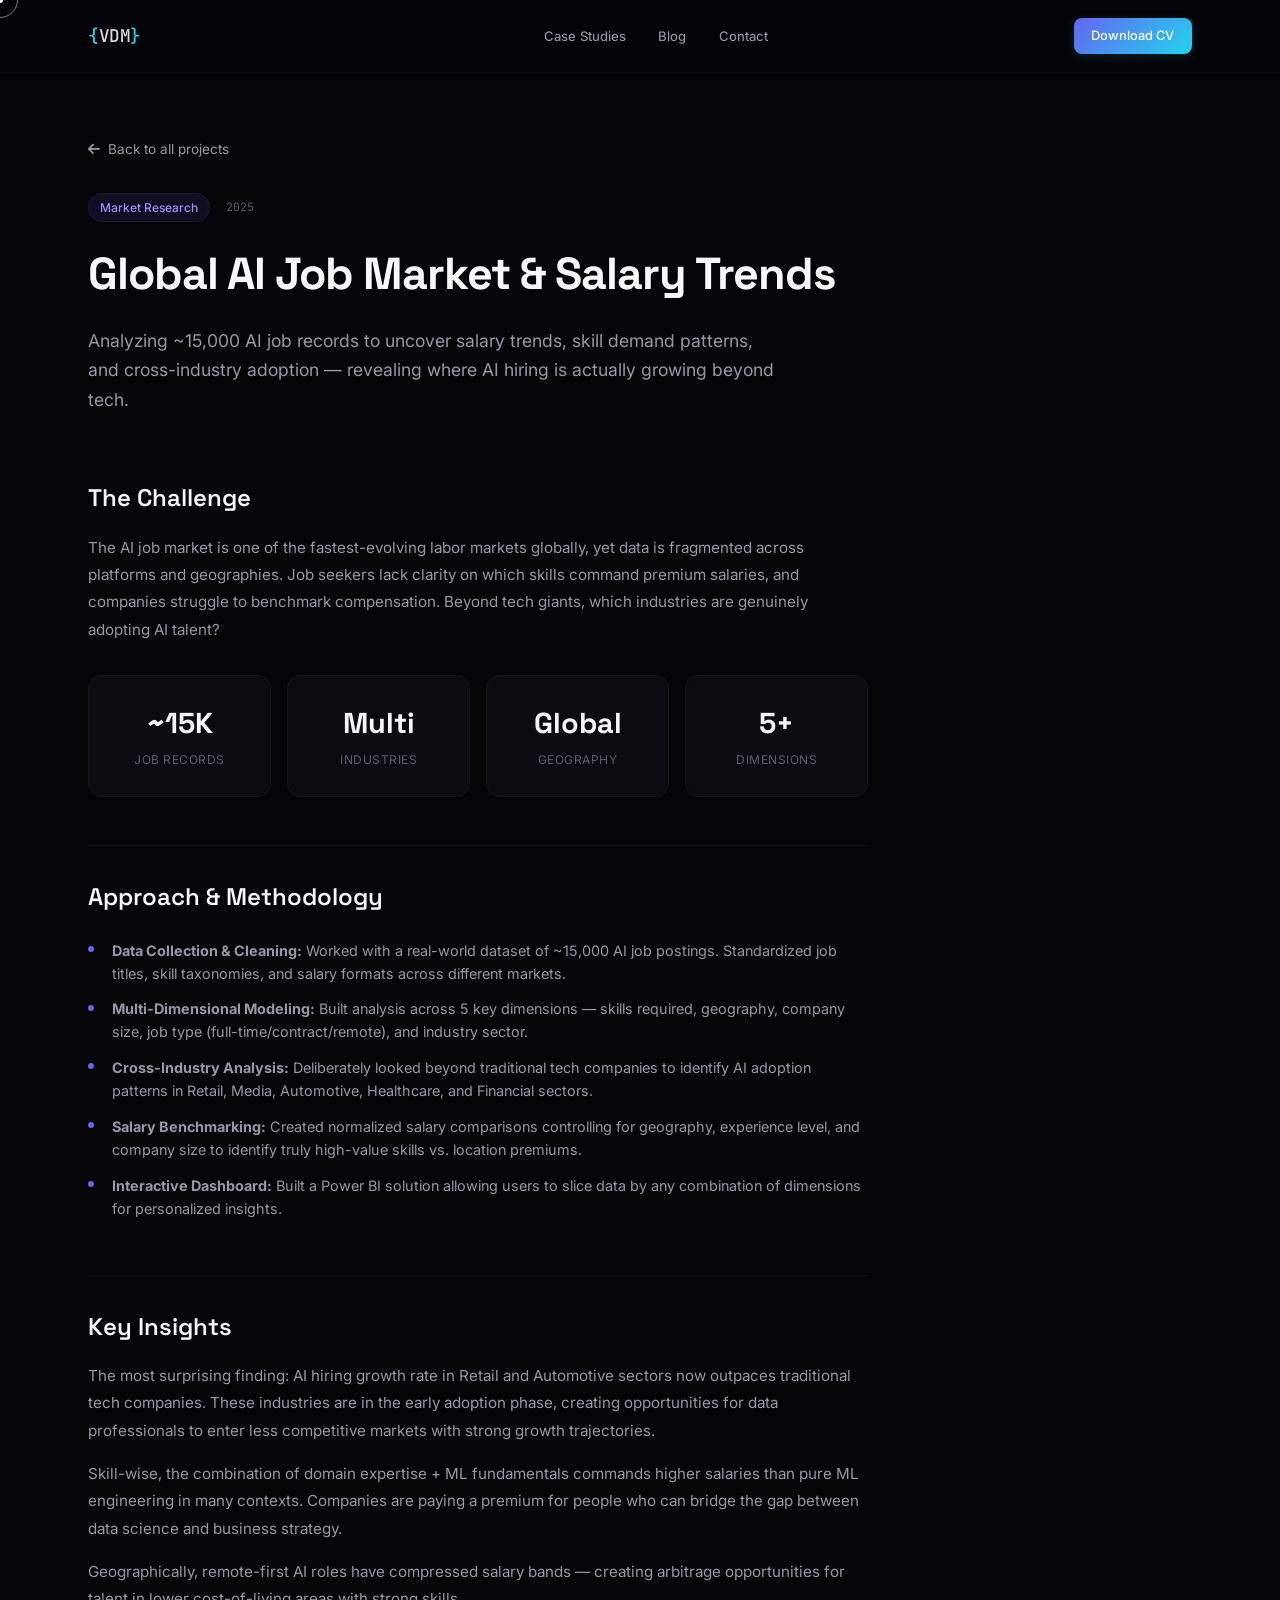
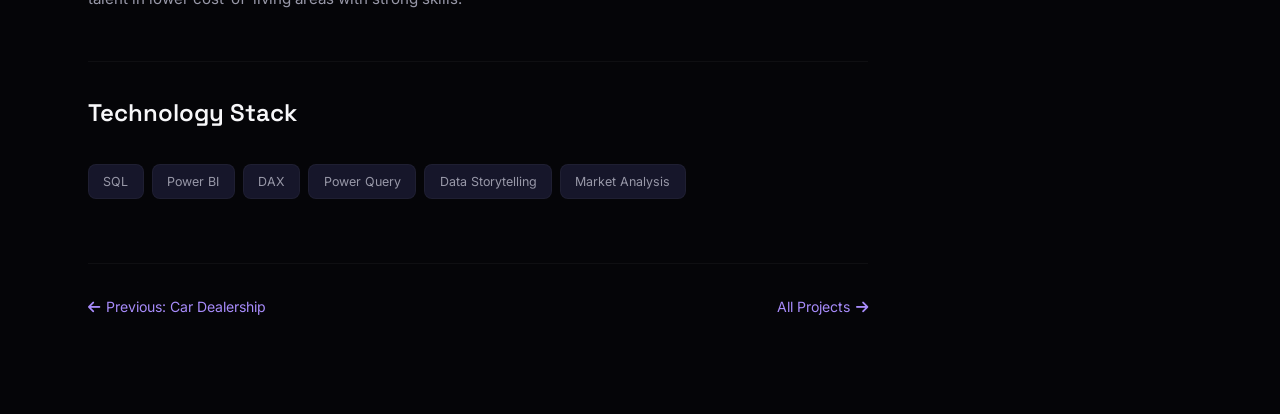
<file: projects/ai-job-market.html>
<!DOCTYPE html>
<html lang="en">
<head>
    <meta charset="UTF-8">
    <meta name="viewport" content="width=device-width, initial-scale=1.0">
    <title>Global AI Job Market Analysis — Case Study | Vo Duc Manh</title>
    <link rel="stylesheet" href="../style.css">
    <link href="https://fonts.googleapis.com/css2?family=Space+Grotesk:wght@300;400;500;600;700&family=JetBrains+Mono:wght@400;500&family=Inter:wght@300;400;500&display=swap" rel="stylesheet">
    <link rel="stylesheet" href="https://cdnjs.cloudflare.com/ajax/libs/font-awesome/6.5.0/css/all.min.css">
    <style>
        .case-study { padding: calc(var(--nav-height) + 4rem) 0 6rem; }
        .case-study__back { display: inline-flex; align-items: center; gap: 0.5rem; font-size: 0.85rem; color: var(--text-2); margin-bottom: 2rem; transition: color 0.2s; }
        .case-study__back:hover { color: var(--accent-3); }
        .case-study__hero { margin-bottom: 4rem; }
        .case-study__meta { display: flex; gap: 1rem; align-items: center; margin-bottom: 1rem; }
        .case-study__tag { font-size: 0.75rem; font-weight: 500; color: var(--accent-3); padding: 0.25rem 0.7rem; background: var(--accent-glow); border-radius: 100px; border: 1px solid rgba(99,102,241,0.12); }
        .case-study__date { font-family: 'JetBrains Mono', monospace; font-size: 0.72rem; color: var(--text-3); }
        .case-study__title { font-family: 'Space Grotesk', sans-serif; font-size: clamp(2rem, 4vw, 2.8rem); font-weight: 700; letter-spacing: -1px; color: var(--text-0); margin-bottom: 1rem; }
        .case-study__subtitle { font-size: 1.1rem; color: var(--text-2); max-width: 700px; line-height: 1.7; }
        .case-study__body { max-width: 780px; }
        .case-study__body h2 { font-family: 'Space Grotesk', sans-serif; font-size: 1.5rem; font-weight: 600; color: var(--text-0); margin: 3rem 0 1rem; padding-top: 2rem; border-top: 1px solid var(--border); }
        .case-study__body h2:first-of-type { border-top: none; padding-top: 0; }
        .case-study__body p { font-size: 0.95rem; color: var(--text-2); line-height: 1.8; margin-bottom: 1rem; }
        .case-study__body ul { list-style: none; padding: 0; margin: 1rem 0; }
        .case-study__body li { font-size: 0.9rem; color: var(--text-2); padding: 0.4rem 0 0.4rem 1.5rem; position: relative; }
        .case-study__body li::before { content: ''; position: absolute; left: 0; top: 0.85rem; width: 6px; height: 6px; border-radius: 50%; background: var(--accent-1); }
        .case-study__metrics { display: grid; grid-template-columns: repeat(auto-fit, minmax(160px, 1fr)); gap: 1rem; margin: 2rem 0; }
        .case-study__metric-card { background: var(--surface); border: 1px solid var(--border); border-radius: var(--radius-md); padding: 1.5rem; text-align: center; }
        .case-study__metric-card strong { display: block; font-family: 'Space Grotesk', sans-serif; font-size: 1.8rem; color: var(--text-0); font-weight: 700; }
        .case-study__metric-card span { font-size: 0.75rem; color: var(--text-3); text-transform: uppercase; letter-spacing: 0.5px; }
        .case-study__tech { display: flex; flex-wrap: wrap; gap: 0.5rem; margin: 2rem 0; }
        .case-study__tech span { font-size: 0.78rem; padding: 0.4rem 0.9rem; background: var(--bg-3); border: 1px solid var(--border); border-radius: var(--radius-sm); color: var(--text-2); }
        .case-study__nav { display: flex; justify-content: space-between; margin-top: 4rem; padding-top: 2rem; border-top: 1px solid var(--border); }
        .case-study__nav a { font-size: 0.88rem; color: var(--accent-3); display: flex; align-items: center; gap: 0.4rem; transition: gap 0.2s; }
        .case-study__nav a:hover { gap: 0.7rem; }
    </style>
</head>
<body>
    <div class="cursor" id="cursor">
        <div class="cursor__dot"></div>
        <div class="cursor__ring"></div>
    </div>
    <nav class="nav nav--scrolled">
        <div class="nav__inner">
            <a href="../index.html" class="nav__logo">
                <span class="nav__logo-bracket">{</span>VDM<span class="nav__logo-bracket">}</span>
            </a>
            <div class="nav__links">
                <a href="../index.html#projects" class="nav__link">Case Studies</a>
                <a href="../index.html#blog" class="nav__link">Blog</a>
                <a href="../index.html#contact" class="nav__link">Contact</a>
            </div>
            <div class="nav__actions">
                <a href="../index.html#resume" class="nav__cta">Download CV</a>
            </div>
        </div>
    </nav>

    <main class="case-study">
        <div class="container">
            <a href="../index.html#projects" class="case-study__back">
                <i class="fas fa-arrow-left"></i> Back to all projects
            </a>

            <div class="case-study__hero">
                <div class="case-study__meta">
                    <span class="case-study__tag">Market Research</span>
                    <span class="case-study__date">2025</span>
                </div>
                <h1 class="case-study__title">Global AI Job Market & Salary Trends</h1>
                <p class="case-study__subtitle">
                    Analyzing ~15,000 AI job records to uncover salary trends, skill demand patterns,
                    and cross-industry adoption — revealing where AI hiring is actually growing beyond tech.
                </p>
            </div>

            <div class="case-study__body">
                <h2>The Challenge</h2>
                <p>
                    The AI job market is one of the fastest-evolving labor markets globally, yet data
                    is fragmented across platforms and geographies. Job seekers lack clarity on which
                    skills command premium salaries, and companies struggle to benchmark compensation.
                    Beyond tech giants, which industries are genuinely adopting AI talent?
                </p>

                <div class="case-study__metrics">
                    <div class="case-study__metric-card">
                        <strong>~15K</strong>
                        <span>Job Records</span>
                    </div>
                    <div class="case-study__metric-card">
                        <strong>Multi</strong>
                        <span>Industries</span>
                    </div>
                    <div class="case-study__metric-card">
                        <strong>Global</strong>
                        <span>Geography</span>
                    </div>
                    <div class="case-study__metric-card">
                        <strong>5+</strong>
                        <span>Dimensions</span>
                    </div>
                </div>

                <h2>Approach & Methodology</h2>
                <ul>
                    <li><strong>Data Collection & Cleaning:</strong> Worked with a real-world dataset of ~15,000 AI job postings. Standardized job titles, skill taxonomies, and salary formats across different markets.</li>
                    <li><strong>Multi-Dimensional Modeling:</strong> Built analysis across 5 key dimensions — skills required, geography, company size, job type (full-time/contract/remote), and industry sector.</li>
                    <li><strong>Cross-Industry Analysis:</strong> Deliberately looked beyond traditional tech companies to identify AI adoption patterns in Retail, Media, Automotive, Healthcare, and Financial sectors.</li>
                    <li><strong>Salary Benchmarking:</strong> Created normalized salary comparisons controlling for geography, experience level, and company size to identify truly high-value skills vs. location premiums.</li>
                    <li><strong>Interactive Dashboard:</strong> Built a Power BI solution allowing users to slice data by any combination of dimensions for personalized insights.</li>
                </ul>

                <h2>Key Insights</h2>
                <p>
                    The most surprising finding: AI hiring growth rate in Retail and Automotive sectors
                    now outpaces traditional tech companies. These industries are in the early adoption
                    phase, creating opportunities for data professionals to enter less competitive markets
                    with strong growth trajectories.
                </p>
                <p>
                    Skill-wise, the combination of domain expertise + ML fundamentals commands higher
                    salaries than pure ML engineering in many contexts. Companies are paying a premium
                    for people who can bridge the gap between data science and business strategy.
                </p>
                <p>
                    Geographically, remote-first AI roles have compressed salary bands — creating
                    arbitrage opportunities for talent in lower cost-of-living areas with strong skills.
                </p>

                <h2>Technology Stack</h2>
                <div class="case-study__tech">
                    <span>SQL</span>
                    <span>Power BI</span>
                    <span>DAX</span>
                    <span>Power Query</span>
                    <span>Data Storytelling</span>
                    <span>Market Analysis</span>
                </div>

                <div class="case-study__nav">
                    <a href="car-dealership.html"><i class="fas fa-arrow-left"></i> Previous: Car Dealership</a>
                    <a href="../index.html#projects">All Projects <i class="fas fa-arrow-right"></i></a>
                </div>
            </div>
        </div>
    </main>
    <script>
        (function(){
            const cursor = document.getElementById('cursor');
            let mx=0,my=0,cx=0,cy=0;
            document.addEventListener('mousemove',e=>{mx=e.clientX;my=e.clientY;},{passive:true});
            (function loop(){cx+=(mx-cx)*0.15;cy+=(my-cy)*0.15;if(cursor)cursor.style.transform=`translate3d(${cx}px,${cy}px,0)`;requestAnimationFrame(loop);})();
            document.querySelectorAll('a,button').forEach(el=>{
                el.addEventListener('mouseenter',()=>cursor?.classList.add('cursor--hover'),{passive:true});
                el.addEventListener('mouseleave',()=>cursor?.classList.remove('cursor--hover'),{passive:true});
            });
        })();
    </script>
</body>
</html>
</file>
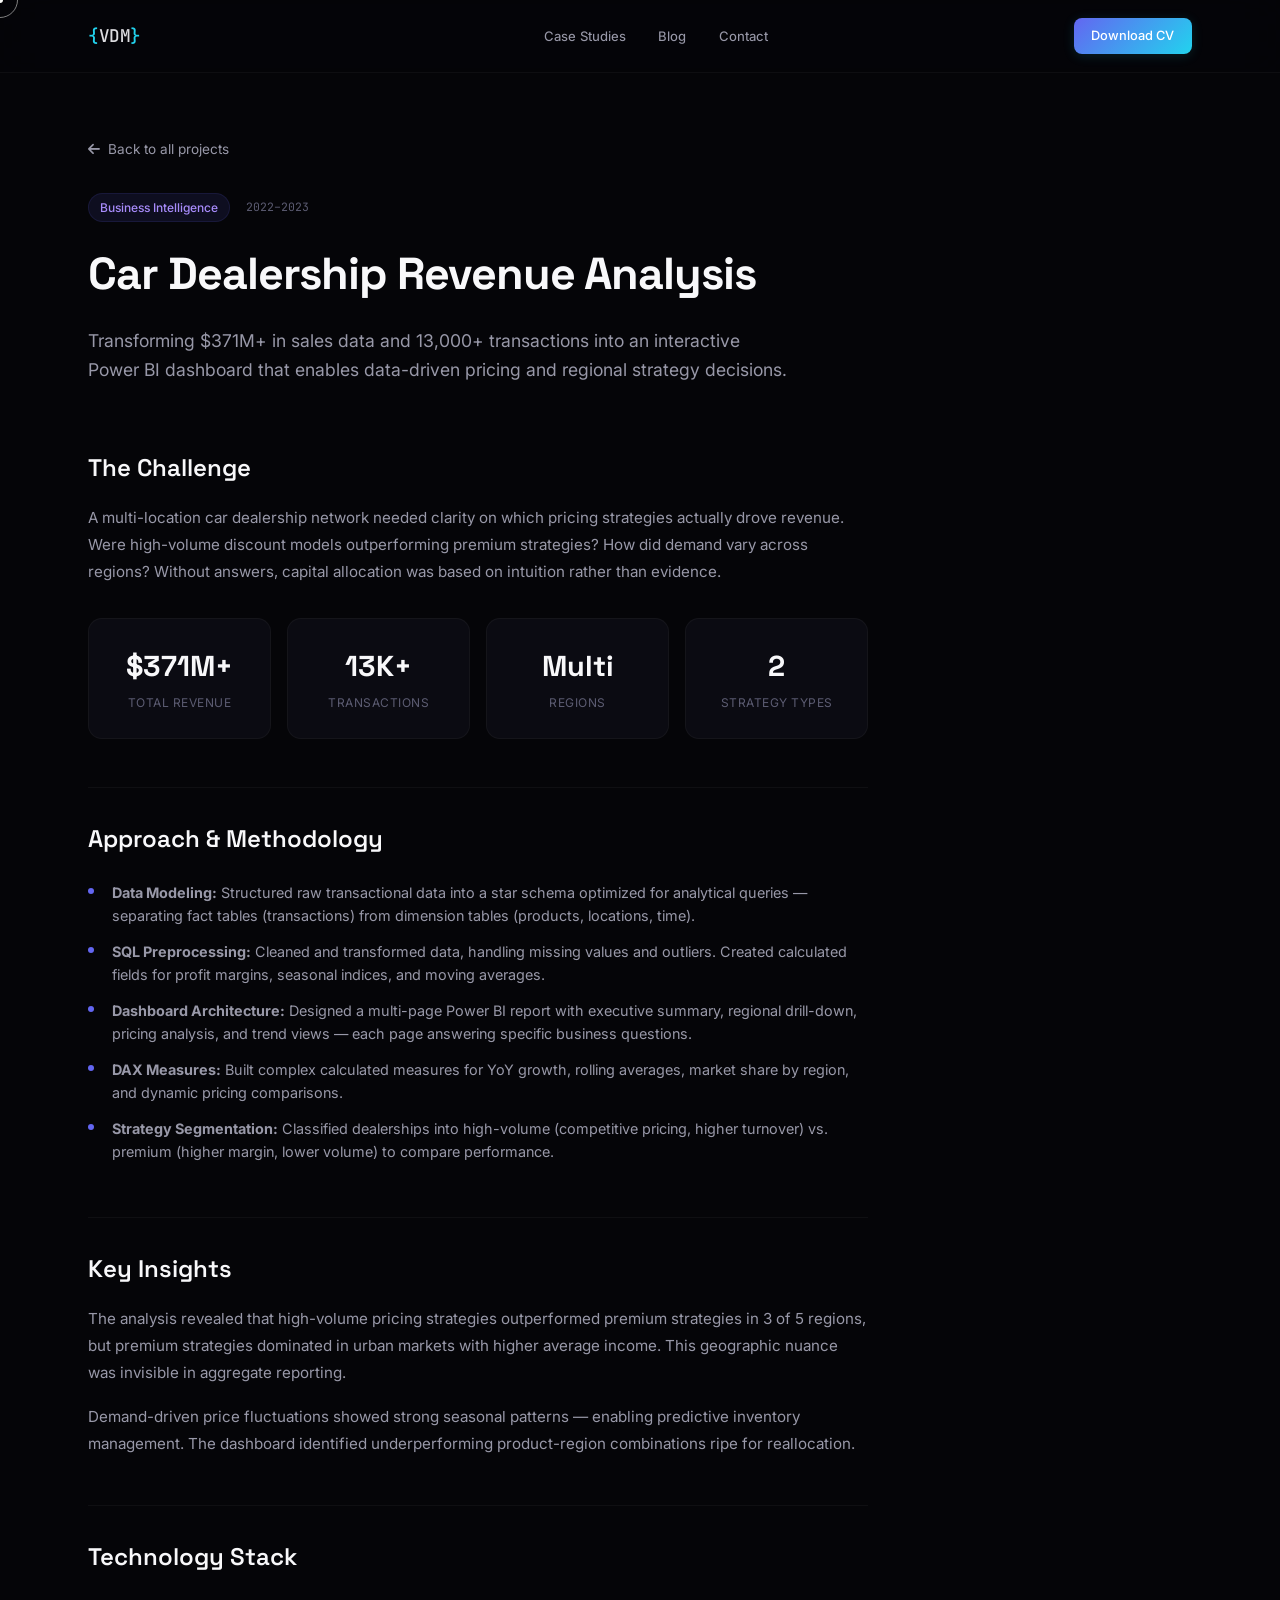
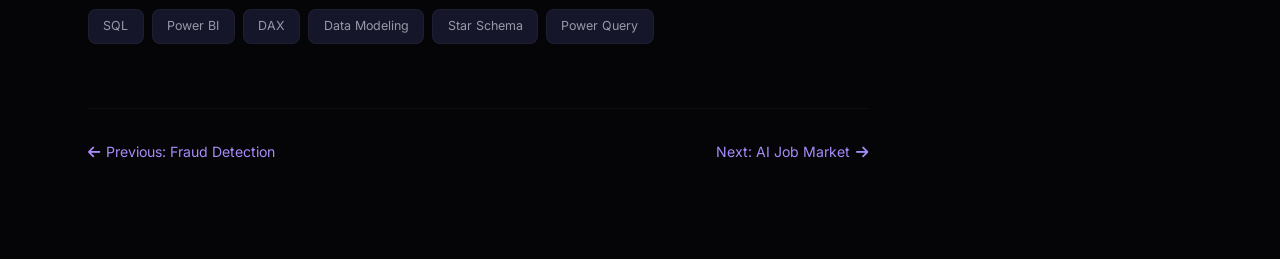
<file: projects/car-dealership.html>
<!DOCTYPE html>
<html lang="en">
<head>
    <meta charset="UTF-8">
    <meta name="viewport" content="width=device-width, initial-scale=1.0">
    <title>Car Dealership Revenue Analysis — Case Study | Vo Duc Manh</title>
    <link rel="stylesheet" href="../style.css">
    <link href="https://fonts.googleapis.com/css2?family=Space+Grotesk:wght@300;400;500;600;700&family=JetBrains+Mono:wght@400;500&family=Inter:wght@300;400;500&display=swap" rel="stylesheet">
    <link rel="stylesheet" href="https://cdnjs.cloudflare.com/ajax/libs/font-awesome/6.5.0/css/all.min.css">
    <style>
        .case-study { padding: calc(var(--nav-height) + 4rem) 0 6rem; }
        .case-study__back { display: inline-flex; align-items: center; gap: 0.5rem; font-size: 0.85rem; color: var(--text-2); margin-bottom: 2rem; transition: color 0.2s; }
        .case-study__back:hover { color: var(--accent-3); }
        .case-study__hero { margin-bottom: 4rem; }
        .case-study__meta { display: flex; gap: 1rem; align-items: center; margin-bottom: 1rem; }
        .case-study__tag { font-size: 0.75rem; font-weight: 500; color: var(--accent-3); padding: 0.25rem 0.7rem; background: var(--accent-glow); border-radius: 100px; border: 1px solid rgba(99,102,241,0.12); }
        .case-study__date { font-family: 'JetBrains Mono', monospace; font-size: 0.72rem; color: var(--text-3); }
        .case-study__title { font-family: 'Space Grotesk', sans-serif; font-size: clamp(2rem, 4vw, 2.8rem); font-weight: 700; letter-spacing: -1px; color: var(--text-0); margin-bottom: 1rem; }
        .case-study__subtitle { font-size: 1.1rem; color: var(--text-2); max-width: 700px; line-height: 1.7; }
        .case-study__body { max-width: 780px; }
        .case-study__body h2 { font-family: 'Space Grotesk', sans-serif; font-size: 1.5rem; font-weight: 600; color: var(--text-0); margin: 3rem 0 1rem; padding-top: 2rem; border-top: 1px solid var(--border); }
        .case-study__body h2:first-of-type { border-top: none; padding-top: 0; }
        .case-study__body p { font-size: 0.95rem; color: var(--text-2); line-height: 1.8; margin-bottom: 1rem; }
        .case-study__body ul { list-style: none; padding: 0; margin: 1rem 0; }
        .case-study__body li { font-size: 0.9rem; color: var(--text-2); padding: 0.4rem 0 0.4rem 1.5rem; position: relative; }
        .case-study__body li::before { content: ''; position: absolute; left: 0; top: 0.85rem; width: 6px; height: 6px; border-radius: 50%; background: var(--accent-1); }
        .case-study__metrics { display: grid; grid-template-columns: repeat(auto-fit, minmax(160px, 1fr)); gap: 1rem; margin: 2rem 0; }
        .case-study__metric-card { background: var(--surface); border: 1px solid var(--border); border-radius: var(--radius-md); padding: 1.5rem; text-align: center; }
        .case-study__metric-card strong { display: block; font-family: 'Space Grotesk', sans-serif; font-size: 1.8rem; color: var(--text-0); font-weight: 700; }
        .case-study__metric-card span { font-size: 0.75rem; color: var(--text-3); text-transform: uppercase; letter-spacing: 0.5px; }
        .case-study__tech { display: flex; flex-wrap: wrap; gap: 0.5rem; margin: 2rem 0; }
        .case-study__tech span { font-size: 0.78rem; padding: 0.4rem 0.9rem; background: var(--bg-3); border: 1px solid var(--border); border-radius: var(--radius-sm); color: var(--text-2); }
        .case-study__nav { display: flex; justify-content: space-between; margin-top: 4rem; padding-top: 2rem; border-top: 1px solid var(--border); }
        .case-study__nav a { font-size: 0.88rem; color: var(--accent-3); display: flex; align-items: center; gap: 0.4rem; transition: gap 0.2s; }
        .case-study__nav a:hover { gap: 0.7rem; }
    </style>
</head>
<body>
    <div class="cursor" id="cursor">
        <div class="cursor__dot"></div>
        <div class="cursor__ring"></div>
    </div>
    <nav class="nav nav--scrolled">
        <div class="nav__inner">
            <a href="../index.html" class="nav__logo">
                <span class="nav__logo-bracket">{</span>VDM<span class="nav__logo-bracket">}</span>
            </a>
            <div class="nav__links">
                <a href="../index.html#projects" class="nav__link">Case Studies</a>
                <a href="../index.html#blog" class="nav__link">Blog</a>
                <a href="../index.html#contact" class="nav__link">Contact</a>
            </div>
            <div class="nav__actions">
                <a href="../index.html#resume" class="nav__cta">Download CV</a>
            </div>
        </div>
    </nav>

    <main class="case-study">
        <div class="container">
            <a href="../index.html#projects" class="case-study__back">
                <i class="fas fa-arrow-left"></i> Back to all projects
            </a>

            <div class="case-study__hero">
                <div class="case-study__meta">
                    <span class="case-study__tag">Business Intelligence</span>
                    <span class="case-study__date">2022–2023</span>
                </div>
                <h1 class="case-study__title">Car Dealership Revenue Analysis</h1>
                <p class="case-study__subtitle">
                    Transforming $371M+ in sales data and 13,000+ transactions into an interactive
                    Power BI dashboard that enables data-driven pricing and regional strategy decisions.
                </p>
            </div>

            <div class="case-study__body">
                <h2>The Challenge</h2>
                <p>
                    A multi-location car dealership network needed clarity on which pricing strategies
                    actually drove revenue. Were high-volume discount models outperforming premium
                    strategies? How did demand vary across regions? Without answers, capital allocation
                    was based on intuition rather than evidence.
                </p>

                <div class="case-study__metrics">
                    <div class="case-study__metric-card">
                        <strong>$371M+</strong>
                        <span>Total Revenue</span>
                    </div>
                    <div class="case-study__metric-card">
                        <strong>13K+</strong>
                        <span>Transactions</span>
                    </div>
                    <div class="case-study__metric-card">
                        <strong>Multi</strong>
                        <span>Regions</span>
                    </div>
                    <div class="case-study__metric-card">
                        <strong>2</strong>
                        <span>Strategy Types</span>
                    </div>
                </div>

                <h2>Approach & Methodology</h2>
                <ul>
                    <li><strong>Data Modeling:</strong> Structured raw transactional data into a star schema optimized for analytical queries — separating fact tables (transactions) from dimension tables (products, locations, time).</li>
                    <li><strong>SQL Preprocessing:</strong> Cleaned and transformed data, handling missing values and outliers. Created calculated fields for profit margins, seasonal indices, and moving averages.</li>
                    <li><strong>Dashboard Architecture:</strong> Designed a multi-page Power BI report with executive summary, regional drill-down, pricing analysis, and trend views — each page answering specific business questions.</li>
                    <li><strong>DAX Measures:</strong> Built complex calculated measures for YoY growth, rolling averages, market share by region, and dynamic pricing comparisons.</li>
                    <li><strong>Strategy Segmentation:</strong> Classified dealerships into high-volume (competitive pricing, higher turnover) vs. premium (higher margin, lower volume) to compare performance.</li>
                </ul>

                <h2>Key Insights</h2>
                <p>
                    The analysis revealed that high-volume pricing strategies outperformed premium
                    strategies in 3 of 5 regions, but premium strategies dominated in urban markets
                    with higher average income. This geographic nuance was invisible in aggregate reporting.
                </p>
                <p>
                    Demand-driven price fluctuations showed strong seasonal patterns — enabling predictive
                    inventory management. The dashboard identified underperforming product-region combinations
                    ripe for reallocation.
                </p>

                <h2>Technology Stack</h2>
                <div class="case-study__tech">
                    <span>SQL</span>
                    <span>Power BI</span>
                    <span>DAX</span>
                    <span>Data Modeling</span>
                    <span>Star Schema</span>
                    <span>Power Query</span>
                </div>

                <div class="case-study__nav">
                    <a href="fraud-detection.html"><i class="fas fa-arrow-left"></i> Previous: Fraud Detection</a>
                    <a href="ai-job-market.html">Next: AI Job Market <i class="fas fa-arrow-right"></i></a>
                </div>
            </div>
        </div>
    </main>
    <script>
        (function(){
            const cursor = document.getElementById('cursor');
            let mx=0,my=0,cx=0,cy=0;
            document.addEventListener('mousemove',e=>{mx=e.clientX;my=e.clientY;},{passive:true});
            (function loop(){cx+=(mx-cx)*0.15;cy+=(my-cy)*0.15;if(cursor)cursor.style.transform=`translate3d(${cx}px,${cy}px,0)`;requestAnimationFrame(loop);})();
            document.querySelectorAll('a,button').forEach(el=>{
                el.addEventListener('mouseenter',()=>cursor?.classList.add('cursor--hover'),{passive:true});
                el.addEventListener('mouseleave',()=>cursor?.classList.remove('cursor--hover'),{passive:true});
            });
        })();
    </script>
</body>
</html>
</file>
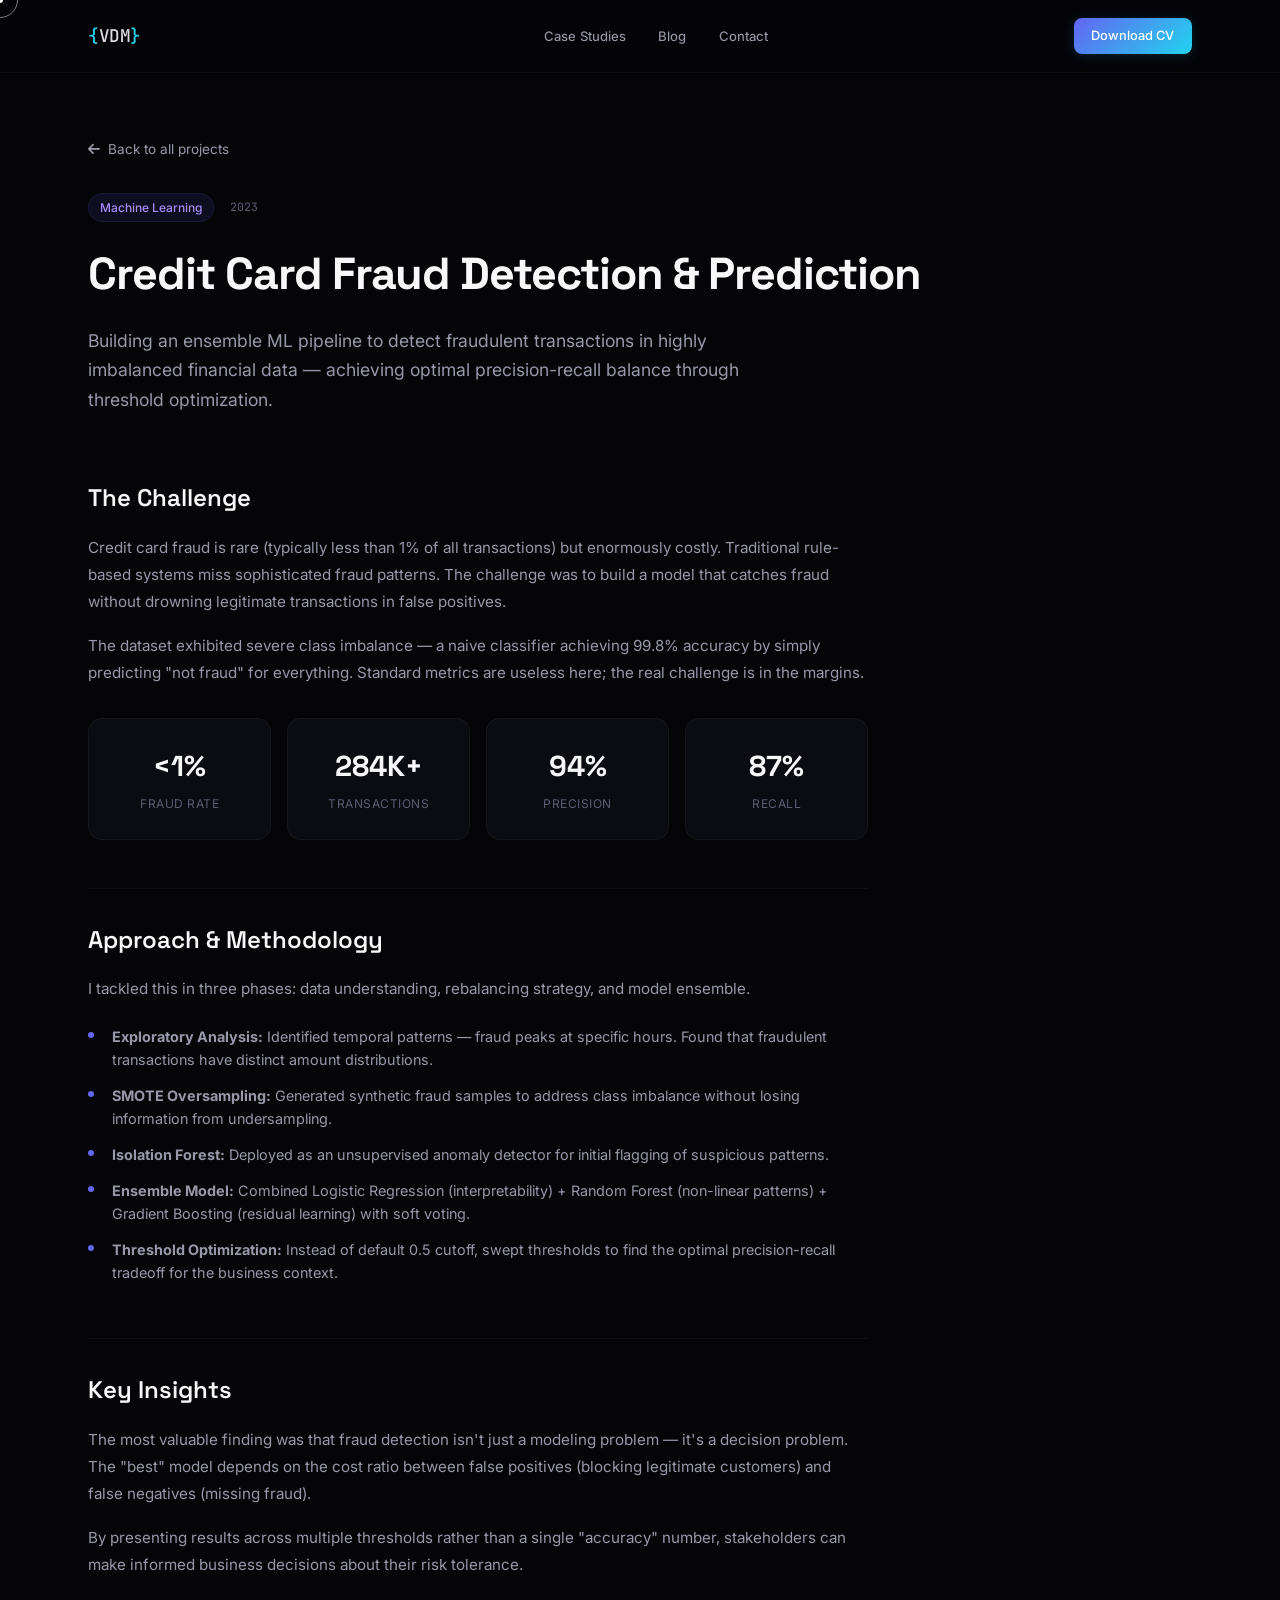
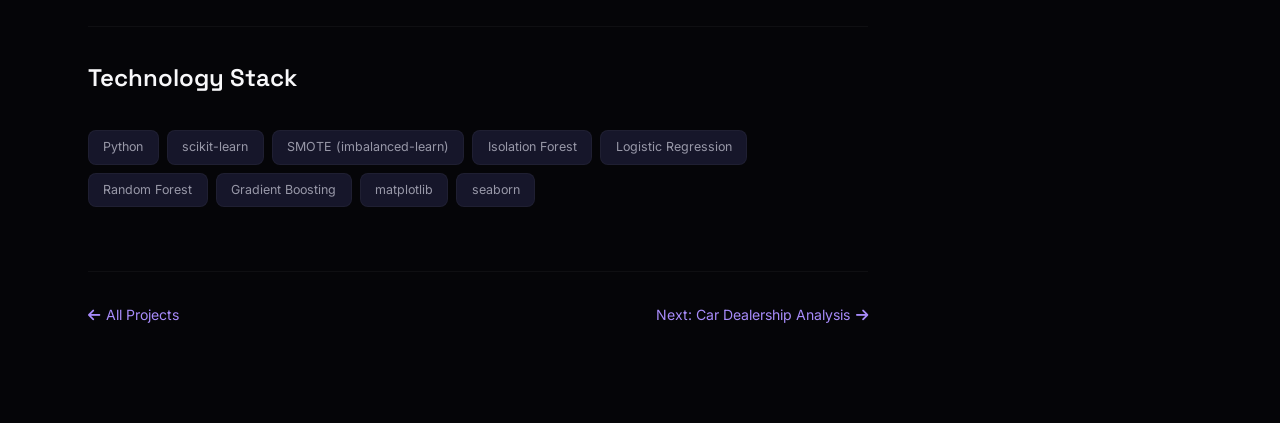
<file: projects/fraud-detection.html>
<!DOCTYPE html>
<html lang="en">
<head>
    <meta charset="UTF-8">
    <meta name="viewport" content="width=device-width, initial-scale=1.0">
    <title>Credit Card Fraud Detection — Case Study | Vo Duc Manh</title>
    <link rel="stylesheet" href="../style.css">
    <link href="https://fonts.googleapis.com/css2?family=Space+Grotesk:wght@300;400;500;600;700&family=JetBrains+Mono:wght@400;500&family=Inter:wght@300;400;500&display=swap" rel="stylesheet">
    <link rel="stylesheet" href="https://cdnjs.cloudflare.com/ajax/libs/font-awesome/6.5.0/css/all.min.css">
    <style>
        .case-study { padding: calc(var(--nav-height) + 4rem) 0 6rem; }
        .case-study__back { display: inline-flex; align-items: center; gap: 0.5rem; font-size: 0.85rem; color: var(--text-2); margin-bottom: 2rem; transition: color 0.2s; }
        .case-study__back:hover { color: var(--accent-3); }
        .case-study__hero { margin-bottom: 4rem; }
        .case-study__meta { display: flex; gap: 1rem; align-items: center; margin-bottom: 1rem; }
        .case-study__tag { font-size: 0.75rem; font-weight: 500; color: var(--accent-3); padding: 0.25rem 0.7rem; background: var(--accent-glow); border-radius: 100px; border: 1px solid rgba(99,102,241,0.12); }
        .case-study__date { font-family: 'JetBrains Mono', monospace; font-size: 0.72rem; color: var(--text-3); }
        .case-study__title { font-family: 'Space Grotesk', sans-serif; font-size: clamp(2rem, 4vw, 2.8rem); font-weight: 700; letter-spacing: -1px; color: var(--text-0); margin-bottom: 1rem; }
        .case-study__subtitle { font-size: 1.1rem; color: var(--text-2); max-width: 700px; line-height: 1.7; }
        .case-study__body { max-width: 780px; }
        .case-study__body h2 { font-family: 'Space Grotesk', sans-serif; font-size: 1.5rem; font-weight: 600; color: var(--text-0); margin: 3rem 0 1rem; padding-top: 2rem; border-top: 1px solid var(--border); }
        .case-study__body h2:first-of-type { border-top: none; padding-top: 0; }
        .case-study__body p { font-size: 0.95rem; color: var(--text-2); line-height: 1.8; margin-bottom: 1rem; }
        .case-study__body ul { list-style: none; padding: 0; margin: 1rem 0; }
        .case-study__body li { font-size: 0.9rem; color: var(--text-2); padding: 0.4rem 0 0.4rem 1.5rem; position: relative; }
        .case-study__body li::before { content: ''; position: absolute; left: 0; top: 0.85rem; width: 6px; height: 6px; border-radius: 50%; background: var(--accent-1); }
        .case-study__metrics { display: grid; grid-template-columns: repeat(auto-fit, minmax(160px, 1fr)); gap: 1rem; margin: 2rem 0; }
        .case-study__metric-card { background: var(--surface); border: 1px solid var(--border); border-radius: var(--radius-md); padding: 1.5rem; text-align: center; }
        .case-study__metric-card strong { display: block; font-family: 'Space Grotesk', sans-serif; font-size: 1.8rem; color: var(--text-0); font-weight: 700; }
        .case-study__metric-card span { font-size: 0.75rem; color: var(--text-3); text-transform: uppercase; letter-spacing: 0.5px; }
        .case-study__tech { display: flex; flex-wrap: wrap; gap: 0.5rem; margin: 2rem 0; }
        .case-study__tech span { font-size: 0.78rem; padding: 0.4rem 0.9rem; background: var(--bg-3); border: 1px solid var(--border); border-radius: var(--radius-sm); color: var(--text-2); }
        .case-study__nav { display: flex; justify-content: space-between; margin-top: 4rem; padding-top: 2rem; border-top: 1px solid var(--border); }
        .case-study__nav a { font-size: 0.88rem; color: var(--accent-3); display: flex; align-items: center; gap: 0.4rem; transition: gap 0.2s; }
        .case-study__nav a:hover { gap: 0.7rem; }
    </style>
</head>
<body>
    <div class="cursor" id="cursor">
        <div class="cursor__dot"></div>
        <div class="cursor__ring"></div>
    </div>
    <nav class="nav nav--scrolled">
        <div class="nav__inner">
            <a href="../index.html" class="nav__logo">
                <span class="nav__logo-bracket">{</span>VDM<span class="nav__logo-bracket">}</span>
            </a>
            <div class="nav__links">
                <a href="../index.html#projects" class="nav__link">Case Studies</a>
                <a href="../index.html#blog" class="nav__link">Blog</a>
                <a href="../index.html#contact" class="nav__link">Contact</a>
            </div>
            <div class="nav__actions">
                <a href="../index.html#resume" class="nav__cta">Download CV</a>
            </div>
        </div>
    </nav>

    <main class="case-study">
        <div class="container">
            <a href="../index.html#projects" class="case-study__back">
                <i class="fas fa-arrow-left"></i> Back to all projects
            </a>

            <div class="case-study__hero">
                <div class="case-study__meta">
                    <span class="case-study__tag">Machine Learning</span>
                    <span class="case-study__date">2023</span>
                </div>
                <h1 class="case-study__title">Credit Card Fraud Detection & Prediction</h1>
                <p class="case-study__subtitle">
                    Building an ensemble ML pipeline to detect fraudulent transactions in highly
                    imbalanced financial data — achieving optimal precision-recall balance through
                    threshold optimization.
                </p>
            </div>

            <div class="case-study__body">
                <h2>The Challenge</h2>
                <p>
                    Credit card fraud is rare (typically less than 1% of all transactions) but enormously
                    costly. Traditional rule-based systems miss sophisticated fraud patterns. The challenge
                    was to build a model that catches fraud without drowning legitimate transactions in
                    false positives.
                </p>
                <p>
                    The dataset exhibited severe class imbalance — a naive classifier achieving 99.8% accuracy
                    by simply predicting "not fraud" for everything. Standard metrics are useless here; the
                    real challenge is in the margins.
                </p>

                <div class="case-study__metrics">
                    <div class="case-study__metric-card">
                        <strong>&lt;1%</strong>
                        <span>Fraud Rate</span>
                    </div>
                    <div class="case-study__metric-card">
                        <strong>284K+</strong>
                        <span>Transactions</span>
                    </div>
                    <div class="case-study__metric-card">
                        <strong>94%</strong>
                        <span>Precision</span>
                    </div>
                    <div class="case-study__metric-card">
                        <strong>87%</strong>
                        <span>Recall</span>
                    </div>
                </div>

                <h2>Approach & Methodology</h2>
                <p>
                    I tackled this in three phases: data understanding, rebalancing strategy, and model ensemble.
                </p>
                <ul>
                    <li><strong>Exploratory Analysis:</strong> Identified temporal patterns — fraud peaks at specific hours. Found that fraudulent transactions have distinct amount distributions.</li>
                    <li><strong>SMOTE Oversampling:</strong> Generated synthetic fraud samples to address class imbalance without losing information from undersampling.</li>
                    <li><strong>Isolation Forest:</strong> Deployed as an unsupervised anomaly detector for initial flagging of suspicious patterns.</li>
                    <li><strong>Ensemble Model:</strong> Combined Logistic Regression (interpretability) + Random Forest (non-linear patterns) + Gradient Boosting (residual learning) with soft voting.</li>
                    <li><strong>Threshold Optimization:</strong> Instead of default 0.5 cutoff, swept thresholds to find the optimal precision-recall tradeoff for the business context.</li>
                </ul>

                <h2>Key Insights</h2>
                <p>
                    The most valuable finding was that fraud detection isn't just a modeling problem — it's
                    a decision problem. The "best" model depends on the cost ratio between false positives
                    (blocking legitimate customers) and false negatives (missing fraud).
                </p>
                <p>
                    By presenting results across multiple thresholds rather than a single "accuracy" number,
                    stakeholders can make informed business decisions about their risk tolerance.
                </p>

                <h2>Technology Stack</h2>
                <div class="case-study__tech">
                    <span>Python</span>
                    <span>scikit-learn</span>
                    <span>SMOTE (imbalanced-learn)</span>
                    <span>Isolation Forest</span>
                    <span>Logistic Regression</span>
                    <span>Random Forest</span>
                    <span>Gradient Boosting</span>
                    <span>matplotlib</span>
                    <span>seaborn</span>
                </div>

                <div class="case-study__nav">
                    <a href="../index.html#projects"><i class="fas fa-arrow-left"></i> All Projects</a>
                    <a href="car-dealership.html">Next: Car Dealership Analysis <i class="fas fa-arrow-right"></i></a>
                </div>
            </div>
        </div>
    </main>
    <script>
        (function(){
            const cursor = document.getElementById('cursor');
            let mx=0,my=0,cx=0,cy=0;
            document.addEventListener('mousemove',e=>{mx=e.clientX;my=e.clientY;},{passive:true});
            (function loop(){cx+=(mx-cx)*0.15;cy+=(my-cy)*0.15;if(cursor)cursor.style.transform=`translate3d(${cx}px,${cy}px,0)`;requestAnimationFrame(loop);})();
            document.querySelectorAll('a,button').forEach(el=>{
                el.addEventListener('mouseenter',()=>cursor?.classList.add('cursor--hover'),{passive:true});
                el.addEventListener('mouseleave',()=>cursor?.classList.remove('cursor--hover'),{passive:true});
            });
        })();
    </script>
</body>
</html>
</file>
<file: style.css>
/* ═══════════════════════════════════════════════════════
   CINEMATIC PORTFOLIO — Immersive Dark Experience
   ═══════════════════════════════════════════════════════ */

:root {
    --bg-0: #050508;
    --bg-1: #0a0a10;
    --bg-2: #101018;
    --bg-3: #16162a;
    --bg-4: #1e1e38;
    --surface: rgba(14, 14, 22, 0.75);
    --text-0: #f8f8fa;
    --text-1: #dcdce0;
    --text-2: #9898a8;
    --text-3: #5c5c72;
    --accent-1: #6366f1;
    --accent-2: #8b5cf6;
    --accent-3: #a78bfa;
    --accent-4: #c4b5fd;
    --cyan: #22d3ee;
    --cyan-glow: rgba(34, 211, 238, 0.08);
    --accent-glow: rgba(99, 102, 241, 0.1);
    --gradient-main: linear-gradient(135deg, #6366f1 0%, #8b5cf6 50%, #a78bfa 100%);
    --gradient-cyan: linear-gradient(135deg, #6366f1, #22d3ee);
    --border: rgba(255, 255, 255, 0.04);
    --border-hover: rgba(99, 102, 241, 0.25);
    --radius-sm: 8px;
    --radius-md: 14px;
    --radius-lg: 22px;
    --radius-xl: 32px;
    --shadow-glow: 0 0 60px rgba(99,102,241,0.08);
    --ease-out: cubic-bezier(0.16, 1, 0.3, 1);
    --ease-smooth: cubic-bezier(0.4, 0, 0.2, 1);
    --ease-expo: cubic-bezier(0.19, 1, 0.22, 1);
    --nav-height: 72px;
}

[data-theme="light"] {
    --bg-0: #fafafc;
    --bg-1: #f2f2f6;
    --bg-2: #e8e8ee;
    --bg-3: #d8d8e2;
    --bg-4: #c0c0d0;
    --surface: rgba(255, 255, 255, 0.8);
    --text-0: #14141f;
    --text-1: #2a2a3a;
    --text-2: #5a5a70;
    --text-3: #8888a0;
    --accent-1: #4f46e5;
    --accent-2: #7c3aed;
    --accent-3: #6d28d9;
    --accent-4: #4f46e5;
    --cyan: #0891b2;
    --cyan-glow: rgba(8, 145, 178, 0.06);
    --accent-glow: rgba(79, 70, 229, 0.06);
    --gradient-main: linear-gradient(135deg, #4f46e5, #7c3aed);
    --gradient-cyan: linear-gradient(135deg, #4f46e5, #0891b2);
    --border: rgba(0, 0, 0, 0.06);
    --border-hover: rgba(79, 70, 229, 0.2);
    --shadow-glow: 0 0 40px rgba(79,70,229,0.06);
}

[data-theme="light"] .cursor-glow { opacity: 0.5; }
[data-theme="light"] .hero__grid-bg { opacity: 0.4; }
[data-theme="light"] .nav--scrolled { background: rgba(250,250,252,0.9); }
[data-theme="light"] .article-modal__backdrop { background: rgba(250,250,252,0.9); }
[data-theme="light"] .article-modal__container { background: #fff; }

*, *::before, *::after { margin: 0; padding: 0; box-sizing: border-box; }
html, body { cursor: none; }
a, button, input, textarea, select { cursor: none; }

html {
    scroll-behavior: smooth;
    font-size: 16px;
    -webkit-font-smoothing: antialiased;
}

body {
    font-family: 'Inter', -apple-system, sans-serif;
    background: var(--bg-0);
    color: var(--text-1);
    line-height: 1.6;
    overflow-x: hidden;
}

#starsCanvas {
    position: fixed;
    inset: 0;
    width: 100%;
    height: 100%;
    z-index: -1;
    pointer-events: none;
}

[data-theme="light"] #starsCanvas {
    opacity: 0.3;
}

::selection { background: var(--accent-1); color: #fff; }

.container {
    max-width: 1200px;
    margin: 0 auto;
    padding: 0 clamp(1.5rem, 4vw, 3rem);
}

a { color: inherit; text-decoration: none; }
button { border: none; background: none; font: inherit; color: inherit; }
img { max-width: 100%; display: block; }

/* ═══════════════════════════════════════════════════════
   PRELOADER
   ═══════════════════════════════════════════════════════ */

.preloader {
    position: fixed;
    inset: 0;
    z-index: 100000;
    background: var(--bg-0);
    display: flex;
    align-items: center;
    justify-content: center;
    transition: opacity 0.6s var(--ease-out), visibility 0.6s;
}

.preloader--done {
    opacity: 0;
    visibility: hidden;
    pointer-events: none;
}

.preloader__inner {
    text-align: center;
}

.preloader__logo {
    font-family: 'JetBrains Mono', monospace;
    font-size: 2rem;
    font-weight: 700;
    color: var(--text-0);
    margin-bottom: 1.5rem;
    animation: preloader-pulse 1.2s ease-in-out infinite;
}

.preloader__bar {
    width: 120px;
    height: 2px;
    background: var(--bg-3);
    border-radius: 2px;
    overflow: hidden;
}

.preloader__fill {
    height: 100%;
    width: 0%;
    background: var(--gradient-cyan);
    border-radius: 2px;
    animation: preloader-fill 1.5s var(--ease-out) forwards;
}

@keyframes preloader-pulse {
    0%, 100% { opacity: 1; }
    50% { opacity: 0.4; }
}

@keyframes preloader-fill {
    to { width: 100%; }
}

/* ═══════════════════════════════════════════════════════
   SECTION NAVIGATION DOTS
   ═══════════════════════════════════════════════════════ */

.section-dots {
    position: fixed;
    left: 1.5rem;
    top: 50%;
    transform: translateY(-50%);
    display: flex;
    flex-direction: column;
    gap: 12px;
    z-index: 900;
}

.section-dots__dot {
    width: 8px;
    height: 8px;
    border-radius: 50%;
    background: var(--text-3);
    transition: transform 0.4s var(--ease-out), background-color 0.4s;
    position: relative;
}

.section-dots__dot::before {
    content: '';
    position: absolute;
    inset: -4px;
    border-radius: 50%;
    border: 1px solid transparent;
    transition: border-color 0.4s;
}

.section-dots__dot.active {
    background: var(--cyan);
    transform: scale(1.4);
}

.section-dots__dot.active::before {
    border-color: var(--cyan);
}

.section-dots__dot:hover {
    background: var(--accent-1);
    transform: scale(1.3);
}

@media (max-width: 768px) {
    .section-dots { display: none; }
}

/* ═══════════════════════════════════════════════════════
   MAGNETIC BUTTON EFFECT
   ═══════════════════════════════════════════════════════ */

.magnetic {
    transition: transform 0.3s var(--ease-out);
}

/* ═══════════════════════════════════════════════════════
   SMOOTH REVEAL ANIMATIONS
   ═══════════════════════════════════════════════════════ */

.reveal-text {
    overflow: hidden;
}

.reveal-text span {
    display: inline-block;
    transform: translateY(100%);
    transition: transform 0.7s var(--ease-expo);
}

.reveal-text.revealed span {
    transform: translateY(0);
}

.stagger-reveal > * {
    opacity: 0;
    transform: translateY(30px);
    transition: opacity 0.6s var(--ease-out), transform 0.6s var(--ease-expo);
}

.stagger-reveal.revealed > * {
    opacity: 1;
    transform: translateY(0);
}

.stagger-reveal.revealed > *:nth-child(1) { transition-delay: 0s; }
.stagger-reveal.revealed > *:nth-child(2) { transition-delay: 0.08s; }
.stagger-reveal.revealed > *:nth-child(3) { transition-delay: 0.16s; }
.stagger-reveal.revealed > *:nth-child(4) { transition-delay: 0.24s; }
.stagger-reveal.revealed > *:nth-child(5) { transition-delay: 0.32s; }

/* ═══════════════════════════════════════════════════════
   3D TILT CARD EFFECT
   ═══════════════════════════════════════════════════════ */

.tilt-card {
    transform-style: preserve-3d;
    transition: transform 0.15s ease-out;
}

.tilt-card > * {
    transform: translateZ(20px);
}

/* ═══════════════════════════════════════════════════════
   SCROLL VELOCITY INDICATOR
   ═══════════════════════════════════════════════════════ */

.velocity-line {
    position: fixed;
    top: 0;
    left: 0;
    right: 0;
    height: 2px;
    background: var(--gradient-cyan);
    transform-origin: left;
    transform: scaleX(0);
    z-index: 10002;
    opacity: 0;
    transition: opacity 0.3s;
}

.velocity-line.active {
    opacity: 1;
}

/* ═══════════════════════════════════════════════════════
   HOVER UNDERLINE ANIMATION
   ═══════════════════════════════════════════════════════ */

.nav__link {
    position: relative;
}

.nav__link::after {
    content: '';
    position: absolute;
    bottom: -4px;
    left: 0;
    width: 100%;
    height: 2px;
    background: var(--gradient-cyan);
    transform: scaleX(0);
    transform-origin: right;
    transition: transform 0.4s var(--ease-expo);
}

.nav__link:hover::after,
.nav__link.active::after {
    transform: scaleX(1);
    transform-origin: left;
}

/* ═══════════════════════════════════════════════════════
   CURSOR & GLOW
   ═══════════════════════════════════════════════════════ */

.cursor-glow {
    position: fixed;
    top: 0; left: 0;
    width: 600px; height: 600px;
    border-radius: 50%;
    background: radial-gradient(circle, rgba(99,102,241,0.09) 0%, rgba(34,211,238,0.04) 35%, transparent 70%);
    pointer-events: none;
    z-index: 0;
    will-change: transform;
    contain: strict;
}

/* Spotlight on cards */
.spotlight::before {
    content: '';
    position: absolute;
    inset: 0;
    border-radius: inherit;
    background: radial-gradient(500px circle at var(--mx) var(--my), rgba(99,102,241,0.06), transparent 50%);
    opacity: var(--spot, 0);
    transition: opacity 0.4s;
    pointer-events: none;
    z-index: 1;
}

/* ═══════════════════════════════════════════════════════
   PAGE PROGRESS
   ═══════════════════════════════════════════════════════ */

.page-progress {
    position: fixed;
    top: 0; left: 0;
    height: 2px;
    width: 0%;
    background: var(--gradient-cyan);
    z-index: 10001;
    will-change: width;
}

/* ═══════════════════════════════════════════════════════
   NAVIGATION
   ═══════════════════════════════════════════════════════ */

.nav {
    position: fixed;
    top: 0; left: 0; right: 0;
    height: var(--nav-height);
    z-index: 1000;
    transition: background 0.4s;
}

.nav--scrolled {
    background: rgba(5, 5, 8, 0.88);
    backdrop-filter: blur(24px) saturate(1.3);
    box-shadow: 0 1px 0 var(--border);
}

.nav__inner {
    max-width: 1200px;
    margin: 0 auto;
    padding: 0 clamp(1.5rem, 4vw, 3rem);
    height: 100%;
    display: grid;
    grid-template-columns: 150px 1fr auto;
    align-items: center;
    gap: 1rem;
}

.nav__logo {
    font-family: 'JetBrains Mono', monospace;
    font-size: 1.1rem;
    font-weight: 500;
    letter-spacing: -0.5px;
}

.nav__logo-bracket { color: var(--cyan); }

.nav__links {
    display: flex;
    gap: 0.25rem;
    justify-content: center;
}

.nav__link {
    font-size: 0.82rem;
    font-weight: 450;
    color: var(--text-2);
    padding: 0.5rem 0.9rem;
    border-radius: var(--radius-sm);
    transition: color 0.3s, background 0.3s;
    position: relative;
    white-space: nowrap;
    min-width: max-content;
}

.nav__link:hover, .nav__link--active {
    color: var(--text-0);
    background: rgba(255,255,255,0.03);
}

.nav__link--active::after {
    content: '';
    position: absolute;
    bottom: 4px; left: 50%;
    transform: translateX(-50%);
    width: 14px; height: 2px;
    background: var(--cyan);
    border-radius: 1px;
}

.nav__actions { display: flex; align-items: center; gap: 0.75rem; justify-self: end; flex-shrink: 0; white-space: nowrap; }

.music-control {
    position: relative;
    display: flex;
    align-items: center;
    width: 38px;
    height: 38px;
    flex-shrink: 0;
}

.music-toggle {
    width: 38px; height: 38px;
    border-radius: 50%;
    display: flex; align-items: center; justify-content: center;
    border: 1px solid var(--border);
    transition: border-color 0.3s, background-color 0.3s;
    position: relative;
    overflow: hidden;
}

.music-toggle:hover {
    border-color: var(--border-hover);
    background: var(--accent-glow);
}

.music-toggle__icon {
    position: absolute;
    font-size: 0.85rem;
    color: var(--text-2);
    transition: opacity 0.3s, transform 0.3s;
}

.music-toggle__icon--on { opacity: 0; transform: scale(0.5); }
.music-toggle__icon--off { opacity: 1; transform: scale(1); }

.music-toggle.playing .music-toggle__icon--on { opacity: 1; transform: scale(1); color: var(--cyan); }
.music-toggle.playing .music-toggle__icon--off { opacity: 0; transform: scale(0.5); }

.music-control__slider {
    position: absolute;
    top: 100%;
    left: 50%;
    transform: translateX(-50%) scaleY(0);
    transform-origin: top center;
    opacity: 0;
    padding: 10px 12px;
    background: var(--bg-2);
    border: 1px solid var(--border);
    border-radius: var(--radius-sm);
    transition: opacity 0.3s var(--ease-out), transform 0.3s var(--ease-out);
    margin-top: 8px;
    z-index: 100;
}

.music-control:hover .music-control__slider {
    opacity: 1;
    transform: translateX(-50%) scaleY(1);
}

.music-volume {
    -webkit-appearance: none;
    appearance: none;
    width: 100px;
    height: 4px;
    background: var(--bg-4);
    border-radius: 2px;
    outline: none;
    display: block;
}

.music-volume::-webkit-slider-thumb {
    -webkit-appearance: none;
    appearance: none;
    width: 14px;
    height: 14px;
    border-radius: 50%;
    background: var(--cyan);
    cursor: none;
    box-shadow: 0 0 8px rgba(34, 211, 238, 0.4);
}

.music-volume::-moz-range-thumb {
    width: 14px;
    height: 14px;
    border-radius: 50%;
    background: var(--cyan);
    border: none;
    cursor: none;
    box-shadow: 0 0 8px rgba(34, 211, 238, 0.4);
}

.lang-switch {
    display: flex;
    border: 1px solid var(--border);
    border-radius: 20px;
    overflow: hidden;
    flex-shrink: 0;
}

.lang-switch__btn {
    font-family: 'JetBrains Mono', monospace;
    font-size: 0.65rem;
    font-weight: 700;
    width: 32px;
    height: 28px;
    display: flex;
    align-items: center;
    justify-content: center;
    color: var(--text-3);
    transition: color 0.3s, background-color 0.3s;
    letter-spacing: -0.5px;
}

.lang-switch__btn.active {
    color: var(--bg-0);
    background: var(--cyan);
}

.lang-switch__btn:not(.active):hover {
    color: var(--text-1);
    background: var(--accent-glow);
}

.theme-toggle {
    width: 38px; height: 38px;
    border-radius: 50%;
    display: flex; align-items: center; justify-content: center;
    border: 1px solid var(--border);
    transition: border-color 0.3s, background-color 0.3s;
    position: relative;
    overflow: hidden;
}

.theme-toggle:hover {
    border-color: var(--border-hover);
    background: var(--accent-glow);
}

.theme-toggle__icon {
    position: absolute;
    font-size: 0.95rem;
    transition: opacity 0.4s var(--ease-out), transform 0.4s var(--ease-out);
}

.theme-toggle__icon--light { color: #f59e0b; opacity: 0; transform: rotate(-90deg) scale(0.5); }
.theme-toggle__icon--dark { color: var(--cyan); opacity: 1; transform: rotate(0) scale(1); }
[data-theme="light"] .theme-toggle__icon--light { opacity: 1; transform: rotate(0) scale(1); }
[data-theme="light"] .theme-toggle__icon--dark { opacity: 0; transform: rotate(90deg) scale(0.5); }

.nav__cta {
    font-size: 0.8rem;
    font-weight: 500;
    padding: 0.5rem 1.1rem;
    border-radius: var(--radius-sm);
    background: var(--gradient-cyan);
    color: white;
    transition: transform 0.3s var(--ease-out), opacity 0.3s;
    box-shadow: 0 2px 12px rgba(34,211,238,0.15);
    min-width: 100px;
    text-align: center;
    white-space: nowrap;
}

.nav__cta:hover {
    transform: translateY(-1px);
    box-shadow: 0 6px 20px rgba(34,211,238,0.25);
}

.nav__menu-btn { display: none; color: var(--text-1); }

/* ═══════════════════════════════════════════════════════
   HERO
   ═══════════════════════════════════════════════════════ */

.hero {
    position: relative;
    min-height: 100vh;
    display: flex;
    align-items: center;
    overflow: hidden;
}

.hero__grid-bg {
    position: absolute; inset: 0;
    background-image:
        linear-gradient(rgba(99,102,241,0.025) 1px, transparent 1px),
        linear-gradient(90deg, rgba(99,102,241,0.025) 1px, transparent 1px);
    background-size: 80px 80px;
    mask-image: radial-gradient(ellipse 70% 50% at 50% 45%, black 20%, transparent 70%);
    -webkit-mask-image: radial-gradient(ellipse 70% 50% at 50% 45%, black 20%, transparent 70%);
}

.hero__particles { position: absolute; inset: 0; pointer-events: none; }

.particle {
    position: absolute;
    border-radius: 50%;
    background: rgba(99,102,241, var(--alpha, 0.2));
    animation: p-float var(--dur) linear var(--delay) infinite;
    will-change: transform, opacity;
}

@keyframes p-float {
    0%, 100% { transform: translate3d(0,0,0) scale(0.8); opacity: 0; }
    20% { opacity: 1; }
    80% { opacity: 0.6; }
    50% { transform: translate3d(var(--dx), var(--dy), 0) scale(1.2); }
}

.hero__content {
    position: relative; z-index: 2;
    max-width: 1200px;
    margin: 0 auto;
    padding: calc(var(--nav-height) + 4rem) clamp(1.5rem, 4vw, 3rem) 4rem;
    width: 100%;
}

.hero__badge {
    display: inline-flex;
    align-items: center;
    gap: 0.5rem;
    padding: 0.4rem 1rem;
    background: rgba(34,211,238,0.05);
    border: 1px solid rgba(34,211,238,0.12);
    border-radius: 100px;
    font-size: 0.75rem;
    color: var(--cyan);
    margin-bottom: 2.5rem;
    opacity: 0; animation: cinematic-up 1s var(--ease-expo) 0.3s forwards;
}

.hero__badge-dot {
    width: 6px; height: 6px;
    border-radius: 50%;
    background: #22c55e;
    animation: pulse-dot 2s infinite;
}

@keyframes pulse-dot {
    0%, 100% { box-shadow: 0 0 0 0 rgba(34,197,94,0.4); }
    50% { box-shadow: 0 0 0 6px rgba(34,197,94,0); }
}

.hero__title {
    font-family: 'Space Grotesk', sans-serif;
    font-size: clamp(3rem, 7vw, 5rem);
    font-weight: 700;
    line-height: 1.05;
    letter-spacing: -2.5px;
    margin-bottom: 1.5rem;
}

.hero__title-line {
    opacity: 0;
    animation: cinematic-up 1s var(--ease-expo) 0.4s forwards;
}

.hero__title-line--accent {
    display: inline;
}

.hero__title-word {
    display: inline-block;
    background: var(--gradient-cyan);
    -webkit-background-clip: text;
    -webkit-text-fill-color: transparent;
    background-clip: text;
    transition: transform 0.3s var(--ease-out), filter 0.3s;
}

.hero__title-word--out {
    transform: translateY(8px);
    filter: blur(4px) opacity(0);
}

.hero__subtitle {
    font-size: clamp(0.95rem, 1.6vw, 1.1rem);
    color: var(--text-2);
    max-width: 550px;
    line-height: 1.75;
    margin-bottom: 3rem;
    opacity: 0; animation: cinematic-up 1s var(--ease-expo) 0.85s forwards;
}

.hero__metrics {
    display: flex;
    gap: 3rem;
    margin-bottom: 3rem;
    opacity: 0; animation: cinematic-up 1s var(--ease-expo) 1s forwards;
}

.hero__metric {
    padding-left: 1rem;
    border-left: 2px solid;
    border-image: var(--gradient-cyan) 1;
}

.hero__metric-value {
    display: block;
    font-family: 'Space Grotesk', sans-serif;
    font-size: 2.2rem;
    font-weight: 700;
    color: var(--text-0);
    letter-spacing: -1px;
}

.hero__metric-label {
    font-size: 0.72rem;
    color: var(--text-3);
    text-transform: uppercase;
    letter-spacing: 0.8px;
}

.hero__socials {
    display: flex;
    gap: 1rem;
    margin-bottom: 3rem;
    opacity: 0; animation: cinematic-up 1s var(--ease-expo) 1.1s forwards;
}

.hero__socials a {
    width: 42px; height: 42px;
    display: flex; align-items: center; justify-content: center;
    border-radius: var(--radius-sm);
    border: 1px solid var(--border);
    color: var(--text-2);
    font-size: 1.1rem;
    transition: transform 0.35s var(--ease-out), color 0.3s, border-color 0.3s, background-color 0.3s;
}

.hero__socials a:hover {
    color: var(--cyan);
    border-color: var(--cyan);
    background: var(--cyan-glow);
    transform: translateY(-3px);
}

.hero__scroll-indicator {
    display: flex; align-items: center; gap: 1rem;
    opacity: 0; animation: cinematic-up 1s var(--ease-expo) 1.3s forwards;
}

.hero__scroll-indicator span {
    font-size: 0.7rem;
    color: var(--text-3);
    text-transform: uppercase;
    letter-spacing: 1.5px;
}

.hero__scroll-line {
    width: 40px; height: 1px;
    background: var(--text-3);
    position: relative; overflow: hidden;
}

.hero__scroll-line::after {
    content: '';
    position: absolute; left: -100%; top: 0;
    width: 100%; height: 100%;
    background: var(--cyan);
    animation: scroll-line 2.5s ease-in-out infinite;
}

@keyframes scroll-line { 0% { left: -100%; } 100% { left: 100%; } }

.hero__visual {
    position: absolute;
    top: 0; right: 0;
    width: 55%; height: 100%;
    pointer-events: none;
    opacity: 0.35;
}

#heroCanvas { width: 100%; height: 100%; }

@keyframes cinematic-up {
    from { opacity: 0; transform: translate3d(0, 40px, 0); filter: blur(4px); }
    to { opacity: 1; transform: translate3d(0, 0, 0); filter: blur(0); }
}

/* ═══════════════════════════════════════════════════════
   SECTION HEADERS
   ═══════════════════════════════════════════════════════ */

.section-header { margin-bottom: 4rem; }

.section-header__tag {
    display: inline-block;
    font-family: 'JetBrains Mono', monospace;
    font-size: 0.72rem;
    color: var(--cyan);
    letter-spacing: 1.5px;
    margin-bottom: 1rem;
    padding: 0.3rem 0.8rem;
    background: var(--cyan-glow);
    border: 1px solid rgba(34,211,238,0.1);
    border-radius: 100px;
}

.section-header__title {
    font-family: 'Space Grotesk', sans-serif;
    font-size: clamp(2rem, 4.5vw, 3.2rem);
    font-weight: 700;
    line-height: 1.15;
    letter-spacing: -1.5px;
    color: var(--text-0);
}

.section-header__title em {
    font-style: normal;
    background: var(--gradient-cyan);
    -webkit-background-clip: text;
    -webkit-text-fill-color: transparent;
    background-clip: text;
}

/* ═══════════════════════════════════════════════════════
   ABOUT
   ═══════════════════════════════════════════════════════ */

.about { padding: 8rem 0; }

.about__layout {
    display: grid;
    grid-template-columns: auto 1.2fr 1fr;
    gap: 3rem;
    align-items: start;
}

.photo-stack {
    position: relative;
    width: 260px;
    height: 340px;
    perspective: 1000px;
    align-self: center;
    transform: translateY(var(--parallax, 0));
}

.photo-stack__card {
    position: absolute;
    inset: 0;
    border-radius: var(--radius-md);
    overflow: hidden;
    box-shadow: 0 8px 32px rgba(0,0,0,0.35), 0 0 0 1px var(--border);
    transition: transform 0.7s cubic-bezier(0.34, 1.56, 0.64, 1), opacity 0.6s var(--ease-out);
    transform-origin: center bottom;
    will-change: transform, opacity;
}

.photo-stack__card img {
    width: 100%;
    height: 100%;
    object-fit: cover;
    object-position: center top;
    pointer-events: none;
    user-select: none;
    -webkit-user-drag: none;
}

.photo-stack__card--departing {
    transition: transform 0.6s cubic-bezier(0.4, 0, 0.2, 1), opacity 0.5s cubic-bezier(0.4, 0, 0.2, 1);
}

.about__lead {
    font-size: 1.2rem;
    color: var(--text-0);
    font-weight: 450;
    margin-bottom: 1.5rem;
    line-height: 1.65;
}

.about__narrative p {
    color: var(--text-2);
    margin-bottom: 1rem;
    font-size: 0.92rem;
}

.about__narrative strong { color: var(--text-0); font-weight: 500; }
.about__stats { display: flex; flex-direction: column; gap: 1rem; }

.stat-card {
    display: flex;
    align-items: center;
    gap: 1.25rem;
    padding: 1.4rem 1.5rem;
    background: var(--surface);
    border: 1px solid var(--border);
    border-radius: var(--radius-md);
    backdrop-filter: blur(12px);
    position: relative;
    overflow: hidden;
    opacity: 0;
    transform: translateX(30px);
    transition: opacity 0.7s var(--ease-expo), transform 0.7s var(--ease-expo);
}

.stat-card.visible { opacity: 1; transform: translateX(0); }
.stat-card:hover { border-color: var(--border-hover); box-shadow: var(--shadow-glow); }

.stat-card__icon {
    width: 46px; height: 46px;
    display: flex; align-items: center; justify-content: center;
    background: var(--cyan-glow);
    border: 1px solid rgba(34,211,238,0.1);
    border-radius: var(--radius-md);
    flex-shrink: 0;
}

.stat-card__icon i { font-size: 1.1rem; color: var(--cyan); }
.stat-card__content h4 { font-size: 0.92rem; font-weight: 600; color: var(--text-0); }
.stat-card__content p { font-size: 0.82rem; color: var(--text-2); }
.stat-card__meta { font-size: 0.72rem; color: var(--text-3); font-family: 'JetBrains Mono', monospace; }

/* ═══════════════════════════════════════════════════════
   TIMELINE
   ═══════════════════════════════════════════════════════ */

.journey { padding: 8rem 0; background: var(--bg-1); }

.timeline { position: relative; padding: 2rem 0; }

.timeline__line {
    position: absolute;
    left: 50%; top: 0; bottom: 0;
    width: 2px;
    background: var(--border);
    transform: translateX(-50%);
}

.timeline__progress {
    position: absolute; top: 0; left: 0;
    width: 100%; height: 0%;
    background: var(--gradient-cyan);
    border-radius: 1px;
}

.timeline__items { position: relative; }

.timeline__item {
    display: flex;
    justify-content: flex-end;
    padding: 0 0 4rem;
    width: 50%;
    padding-right: 3rem;
    position: relative;
    opacity: 0;
    transform: translateY(30px) scale(0.97);
    transition: opacity 0.8s var(--ease-expo), transform 0.8s var(--ease-expo);
}

.timeline__item.visible { opacity: 1; transform: translateY(0) scale(1); }

.timeline__item:nth-child(even) {
    justify-content: flex-start;
    margin-left: 50%;
    padding-right: 0;
    padding-left: 3rem;
}

.timeline__dot {
    position: absolute;
    right: -7px; top: 1.5rem;
    width: 14px; height: 14px;
    border-radius: 50%;
    background: var(--bg-1);
    border: 2px solid var(--text-3);
    transition: border-color 0.5s var(--ease-out);
    z-index: 2;
}

.timeline__item:nth-child(even) .timeline__dot { right: auto; left: -7px; }

.timeline__item.visible .timeline__dot {
    border-color: var(--cyan);
    background: var(--cyan);
    box-shadow: 0 0 16px rgba(34,211,238,0.5);
}

.timeline__card {
    background: var(--surface);
    border: 1px solid var(--border);
    border-radius: var(--radius-md);
    padding: 1.75rem;
    backdrop-filter: blur(12px);
    position: relative;
    overflow: hidden;
    transition: border-color 0.4s;
    width: 100%;
}

.timeline__card:hover { border-color: var(--border-hover); }

.timeline__date { font-family: 'JetBrains Mono', monospace; font-size: 0.7rem; color: var(--cyan); }
.timeline__card h3 { font-family: 'Space Grotesk', sans-serif; font-size: 1.05rem; font-weight: 600; color: var(--text-0); margin: 0.5rem 0; }
.timeline__card p { font-size: 0.85rem; color: var(--text-2); line-height: 1.6; }

.timeline__tags { display: flex; flex-wrap: wrap; gap: 0.4rem; margin-top: 1rem; }
.timeline__tags span {
    font-size: 0.68rem;
    padding: 0.2rem 0.55rem;
    background: var(--cyan-glow);
    border: 1px solid rgba(34,211,238,0.08);
    border-radius: 100px;
    color: var(--cyan);
    font-weight: 500;
}

/* ═══════════════════════════════════════════════════════
   CASE STUDIES
   ═══════════════════════════════════════════════════════ */

.projects { padding: 8rem 0; }
.cases { display: flex; flex-direction: column; gap: 7rem; }

.case {
    display: grid;
    grid-template-columns: 1fr 1.1fr;
    gap: 3.5rem;
    align-items: center;
    opacity: 0;
    transform: translateY(50px);
    transition: opacity 0.9s var(--ease-expo), transform 0.9s var(--ease-expo);
}

.case.visible { opacity: 1; transform: translateY(0); }
.case--reversed { grid-template-columns: 1.1fr 1fr; }
.case--reversed .case__visual { order: 2; }
.case--reversed .case__content { order: 1; }

.case__visual {
    background: var(--bg-2);
    border: 1px solid var(--border);
    border-radius: var(--radius-lg);
    padding: 2.5rem;
    aspect-ratio: 4/3;
    display: flex;
    align-items: center;
    justify-content: center;
    overflow: hidden;
    position: relative;
    transition: transform 0.15s linear;
}

/* Chart bars */
.case__chart-bars {
    display: flex;
    align-items: flex-end;
    gap: 1.5rem;
    height: 100%; width: 100%;
    padding: 1rem;
}

.chart-bar {
    flex: 1;
    height: 0%;
    background: var(--gradient-cyan);
    border-radius: var(--radius-sm) var(--radius-sm) 0 0;
    position: relative;
    transition: height 1.2s var(--ease-expo);
    transition-delay: var(--delay);
    min-width: 40px;
}

.case.visible .chart-bar { height: var(--height); }

.chart-bar::after {
    content: attr(data-value);
    position: absolute; top: -28px; left: 50%;
    transform: translateX(-50%);
    font-family: 'JetBrains Mono', monospace;
    font-size: 0.7rem; color: var(--cyan);
    opacity: 0; transition: opacity 0.5s 0.8s;
}

.case.visible .chart-bar::after { opacity: 1; }

.chart-bar::before {
    content: attr(data-label);
    position: absolute; bottom: -24px; left: 50%;
    transform: translateX(-50%);
    font-size: 0.65rem; color: var(--text-3); white-space: nowrap;
}

/* Donut */
.case__donut { position: relative; width: 200px; height: 200px; }
.donut-svg { width: 100%; height: 100%; transform: rotate(-90deg); }
.donut-segment { transition: stroke-dashoffset 1.8s var(--ease-expo); }
.donut-center { position: absolute; top: 50%; left: 50%; transform: translate(-50%,-50%); text-align: center; }
.donut-value { display: block; font-family: 'Space Grotesk',sans-serif; font-size: 1.5rem; font-weight: 700; color: var(--text-0); }
.donut-label { font-size: 0.72rem; color: var(--text-3); }

/* Line chart */
.case__line-chart { width: 100%; height: 100%; display: flex; flex-direction: column; }
.line-svg { flex: 1; width: 100%; }
.line-chart__grid { stroke: var(--border); stroke-width: 0.5; stroke-dasharray: 4 4; }
.line-chart__line {
    fill: none; stroke: var(--cyan); stroke-width: 2.5;
    stroke-linecap: round; stroke-linejoin: round;
    stroke-dasharray: 600; stroke-dashoffset: 600;
    transition: stroke-dashoffset 2.2s var(--ease-expo);
}
.line-chart__line--secondary { stroke: var(--accent-3); stroke-width: 1.5; opacity: 0.5; }
.case.visible .line-chart__line { stroke-dashoffset: 0; }
.line-chart__labels { display: flex; justify-content: space-between; padding-top: 0.75rem; }
.line-chart__labels span { font-size: 0.68rem; color: var(--text-3); }

/* Case content */
.case__meta { display: flex; gap: 1rem; align-items: center; margin-bottom: 0.75rem; }
.case__category {
    font-size: 0.72rem; font-weight: 500; color: var(--cyan);
    padding: 0.25rem 0.7rem;
    background: var(--cyan-glow);
    border-radius: 100px;
    border: 1px solid rgba(34,211,238,0.1);
}
.case__year { font-family: 'JetBrains Mono', monospace; font-size: 0.7rem; color: var(--text-3); }
.case__title { font-family: 'Space Grotesk', sans-serif; font-size: 1.5rem; font-weight: 700; color: var(--text-0); margin-bottom: 1.25rem; letter-spacing: -0.5px; }
.case__description p { font-size: 0.88rem; color: var(--text-2); margin-bottom: 0.7rem; line-height: 1.7; }
.case__description strong { color: var(--text-0); font-weight: 500; }
.case__stack { display: flex; flex-wrap: wrap; gap: 0.4rem; margin: 1.5rem 0; }
.case__stack span {
    font-size: 0.7rem; padding: 0.28rem 0.65rem;
    background: var(--bg-3); border: 1px solid var(--border);
    border-radius: var(--radius-sm); color: var(--text-2);
}
.case__link {
    display: inline-flex; align-items: center; gap: 0.5rem;
    font-size: 0.85rem; font-weight: 500; color: var(--cyan);
    transition: gap 0.3s var(--ease-out), color 0.3s;
}
.case__link:hover { gap: 0.8rem; color: var(--accent-3); }

/* ═══════════════════════════════════════════════════════
   SKILLS
   ═══════════════════════════════════════════════════════ */

.skills { padding: 8rem 0; background: var(--bg-1); }

.skills__radar {
    display: grid;
    grid-template-columns: 1fr 1.3fr;
    gap: 4rem;
    align-items: center;
}

.skills__chart { display: flex; justify-content: center; }
#skillsRadar { max-width: 350px; }

.skills__list { display: flex; flex-direction: column; gap: 2.5rem; }
.skill-group__title {
    display: flex; align-items: center; gap: 0.6rem;
    font-size: 0.88rem; font-weight: 600; color: var(--text-0);
    margin-bottom: 1.2rem;
}
.skill-group__indicator { width: 10px; height: 10px; border-radius: 3px; background: var(--color); }
.skill-group__items { display: flex; flex-direction: column; gap: 0.85rem; }

.skill-item { display: flex; align-items: center; gap: 1rem; }
.skill-item__name { font-size: 0.8rem; color: var(--text-2); min-width: 110px; font-weight: 450; }
.skill-item__bar { flex: 1; height: 5px; background: var(--bg-3); border-radius: 3px; overflow: hidden; }
.skill-item__fill {
    height: 100%; width: 0%; border-radius: 3px;
    background: var(--gradient-cyan);
    transition: width 1.4s var(--ease-expo);
}
.skill-item__fill.visible { width: calc(var(--target-width) * 1%); }

/* ═══════════════════════════════════════════════════════
   BLOG
   ═══════════════════════════════════════════════════════ */

.blog { padding: 8rem 0; }

.blog__grid {
    display: grid;
    grid-template-columns: 1.5fr 1fr 1fr;
    gap: 1.5rem;
}

.blog-card {
    background: var(--surface);
    border: 1px solid var(--border);
    border-radius: var(--radius-lg);
    overflow: hidden;
    display: flex; flex-direction: column;
    position: relative;
    opacity: 0;
    transform: translateY(30px) scale(0.96);
    transition: opacity 0.8s var(--ease-expo), transform 0.8s var(--ease-expo), border-color 0.4s;
}

.blog-card.visible { opacity: 1; transform: translateY(0) scale(1); }
.blog-card:hover { border-color: var(--border-hover); box-shadow: 0 12px 40px rgba(0,0,0,0.2); transform: translateY(-4px) scale(1); }
.blog-card--featured { grid-row: span 2; }

.blog-card__image { position: relative; overflow: hidden; }
.blog-card--featured .blog-card__image { height: 220px; }

.blog-card__placeholder {
    width: 100%; height: 140px;
    background: linear-gradient(135deg, rgba(34,211,238,0.05), rgba(99,102,241,0.05));
    display: flex; align-items: center; justify-content: center;
    border-bottom: 1px solid var(--border);
}
.blog-card--featured .blog-card__placeholder { height: 100%; }
.blog-card__placeholder i { font-size: 2.5rem; color: var(--cyan); opacity: 0.5; }

.blog-card__content { padding: 1.5rem; flex: 1; display: flex; flex-direction: column; }
.blog-card__meta { display: flex; justify-content: space-between; align-items: center; margin-bottom: 0.75rem; }
.blog-card__tag { font-size: 0.68rem; font-weight: 500; color: var(--cyan); padding: 0.2rem 0.6rem; background: var(--cyan-glow); border-radius: 100px; }
.blog-card__date { font-size: 0.7rem; color: var(--text-3); font-family: 'JetBrains Mono', monospace; }
.blog-card h3 { font-family: 'Space Grotesk', sans-serif; font-size: 1rem; font-weight: 600; color: var(--text-0); margin-bottom: 0.5rem; line-height: 1.4; }
.blog-card--featured h3 { font-size: 1.25rem; }
.blog-card p { font-size: 0.82rem; color: var(--text-2); line-height: 1.6; flex: 1; }

.blog-card__link {
    display: inline-flex; align-items: center; gap: 0.4rem;
    margin-top: 1rem; font-size: 0.8rem; font-weight: 500;
    color: var(--cyan); padding: 0;
    transition: gap 0.3s var(--ease-out);
}
.blog-card__link:hover { gap: 0.7rem; }

/* ═══════════════════════════════════════════════════════
   RESUME
   ═══════════════════════════════════════════════════════ */

.resume { padding: 8rem 0; background: var(--bg-1); }

.resume__layout {
    display: grid;
    grid-template-columns: 1.2fr 1fr;
    gap: 4rem;
    align-items: center;
}

.resume__preview { perspective: 1000px; }

.resume__paper {
    background: linear-gradient(145deg, var(--bg-3), var(--bg-2));
    border: 1px solid var(--border);
    border-radius: var(--radius-lg);
    padding: 2.5rem;
    transform: rotateY(-3deg) rotateX(2deg);
    transition: transform 0.6s var(--ease-expo);
    box-shadow: 0 30px 80px rgba(0,0,0,0.4);
}

.resume__paper:hover { transform: rotateY(0) rotateX(0); }

.resume__paper-header { margin-bottom: 2rem; padding-bottom: 1.5rem; border-bottom: 1px solid var(--border); }
.resume__paper-header h3 { font-family: 'Space Grotesk', sans-serif; font-size: 1.5rem; font-weight: 700; color: var(--text-0); }
.resume__paper-header p { color: var(--text-2); font-size: 0.85rem; }

.resume__paper-section { margin-bottom: 1.5rem; }
.resume__paper-section h4 { font-size: 0.72rem; text-transform: uppercase; letter-spacing: 1.2px; color: var(--cyan); margin-bottom: 1rem; }
.resume__entry { margin-bottom: 1rem; padding-left: 1rem; border-left: 2px solid var(--border); }
.resume__entry-title { font-size: 0.88rem; font-weight: 600; color: var(--text-0); }
.resume__entry-date { font-family: 'JetBrains Mono', monospace; font-size: 0.68rem; color: var(--text-3); float: right; }
.resume__entry p { font-size: 0.8rem; color: var(--text-2); }
.resume__badges { display: flex; flex-wrap: wrap; gap: 0.5rem; }
.resume__badge {
    font-size: 0.7rem; padding: 0.3rem 0.7rem;
    background: var(--cyan-glow); border: 1px solid rgba(34,211,238,0.1);
    border-radius: 100px; color: var(--cyan); font-weight: 500;
}

.resume__download { text-align: center; }
.resume__stats { display: flex; justify-content: center; gap: 2.5rem; margin-bottom: 2.5rem; }
.resume__stat { text-align: center; }
.resume__stat-number { display: block; font-family: 'Space Grotesk', sans-serif; font-size: 2.5rem; font-weight: 700; color: var(--text-0); letter-spacing: -1px; }
.resume__stat-label { font-size: 0.72rem; color: var(--text-3); text-transform: uppercase; letter-spacing: 0.8px; }

.resume__btn {
    display: inline-flex; align-items: center; gap: 0.75rem;
    padding: 1rem 2.5rem;
    background: var(--gradient-cyan);
    color: white; border-radius: var(--radius-md);
    font-weight: 500; font-size: 0.92rem;
    transition: transform 0.4s var(--ease-out), opacity 0.3s;
    box-shadow: 0 4px 20px rgba(34,211,238,0.2);
}

.resume__btn:hover { transform: translateY(-3px); box-shadow: 0 10px 35px rgba(34,211,238,0.3); }
.resume__note { margin-top: 1rem; font-size: 0.72rem; color: var(--text-3); }

/* ═══════════════════════════════════════════════════════
   CONTACT
   ═══════════════════════════════════════════════════════ */

.contact { padding: 8rem 0; }

.contact__layout {
    display: grid;
    grid-template-columns: 1fr 1fr;
    gap: 4rem;
}

.contact__text { font-size: 1rem; color: var(--text-2); line-height: 1.7; margin-bottom: 2.5rem; }
.contact__channels { display: flex; flex-direction: column; gap: 0.7rem; }

.contact__channel {
    display: flex; align-items: center; gap: 1rem;
    padding: 1rem 1.25rem;
    background: var(--surface);
    border: 1px solid var(--border);
    border-radius: var(--radius-md);
    position: relative; overflow: hidden;
    transition: transform 0.4s var(--ease-out), border-color 0.3s;
}

.contact__channel:hover {
    border-color: var(--border-hover);
    transform: translateX(4px);
    box-shadow: var(--shadow-glow);
}

.contact__channel-icon {
    width: 38px; height: 38px;
    display: flex; align-items: center; justify-content: center;
    background: var(--cyan-glow);
    border-radius: var(--radius-sm);
    flex-shrink: 0;
}

.contact__channel-icon i { color: var(--cyan); font-size: 0.95rem; }
.contact__channel-info { flex: 1; }
.contact__channel-label { display: block; font-size: 0.68rem; color: var(--text-3); text-transform: uppercase; letter-spacing: 0.5px; }
.contact__channel-value { font-size: 0.85rem; color: var(--text-0); font-weight: 450; }
.contact__channel-arrow { color: var(--text-3); font-size: 0.75rem; transition: transform 0.3s, color 0.3s; }
.contact__channel:hover .contact__channel-arrow { transform: translateX(4px); color: var(--cyan); }

/* Form */
.contact__form { display: flex; flex-direction: column; gap: 1.5rem; }

.form-group { position: relative; }
.form-group input, .form-group textarea {
    width: 100%;
    padding: 1.1rem 1rem 0.6rem;
    background: var(--bg-2);
    border: 1px solid var(--border);
    border-radius: var(--radius-md);
    color: var(--text-0);
    font-size: 0.88rem;
    font-family: inherit;
    outline: none;
    transition: border-color 0.3s;
    resize: vertical;
}

.form-group input:focus, .form-group textarea:focus { border-color: var(--cyan); }

.form-group label {
    position: absolute; left: 1rem; top: 50%; transform: translateY(-50%);
    font-size: 0.85rem; color: var(--text-3);
    pointer-events: none;
    transition: transform 0.3s var(--ease-out), color 0.3s;
}

.form-group textarea ~ label { top: 1.1rem; transform: none; }

.form-group input:focus ~ label,
.form-group input:not(:placeholder-shown) ~ label,
.form-group textarea:focus ~ label,
.form-group textarea:not(:placeholder-shown) ~ label {
    top: 0.4rem; transform: none;
    font-size: 0.65rem; color: var(--cyan);
}

.contact__submit {
    display: inline-flex; align-items: center; justify-content: center; gap: 0.6rem;
    padding: 1rem 2rem;
    background: var(--gradient-cyan);
    color: white; border-radius: var(--radius-md);
    font-weight: 500; font-size: 0.88rem;
    transition: transform 0.4s var(--ease-out), opacity 0.3s;
    box-shadow: 0 4px 20px rgba(34,211,238,0.2);
    align-self: flex-start;
}

.contact__submit:hover { transform: translateY(-2px); box-shadow: 0 8px 30px rgba(34,211,238,0.3); }

/* ═══════════════════════════════════════════════════════
   FOOTER
   ═══════════════════════════════════════════════════════ */

.footer { padding: 3rem 0; border-top: 1px solid var(--border); }
.footer__inner { display: flex; align-items: center; justify-content: space-between; }
.footer__logo { font-family: 'JetBrains Mono', monospace; font-size: 1rem; color: var(--cyan); }
.footer__brand p { font-size: 0.78rem; color: var(--text-3); margin-top: 0.2rem; }
.footer__links { display: flex; gap: 2rem; }
.footer__links a { font-size: 0.8rem; color: var(--text-3); transition: color 0.3s; }
.footer__links a:hover { color: var(--text-0); }
.footer__copy p { font-size: 0.72rem; color: var(--text-3); }

/* ═══════════════════════════════════════════════════════
   ARTICLE MODAL
   ═══════════════════════════════════════════════════════ */

.article-modal {
    position: fixed; inset: 0; z-index: 9999;
    display: flex; align-items: center; justify-content: center;
    opacity: 0; visibility: hidden;
    transition: opacity 0.5s var(--ease-smooth), visibility 0s 0.5s;
}

.article-modal.active { opacity: 1; visibility: visible; transition: opacity 0.5s var(--ease-smooth), visibility 0s; }

.article-modal__backdrop {
    position: absolute; inset: 0;
    background: rgba(0,0,0,0.88);
    backdrop-filter: blur(12px);
}

.article-modal__container {
    position: relative;
    width: 90%; max-width: 800px; max-height: 85vh;
    background: var(--bg-1);
    border: 1px solid var(--border);
    border-radius: var(--radius-xl);
    overflow-y: auto;
    box-shadow: 0 40px 100px rgba(0,0,0,0.5), var(--shadow-glow);
    transform: translateY(40px) scale(0.92);
    transition: transform 0.6s var(--ease-expo);
    scrollbar-width: thin;
    scrollbar-color: var(--bg-4) transparent;
}

.article-modal.active .article-modal__container { transform: translateY(0) scale(1); }

.article-modal__close {
    position: sticky; top: 1.5rem; float: right;
    margin: 1.5rem 1.5rem 0 0;
    width: 40px; height: 40px;
    display: flex; align-items: center; justify-content: center;
    background: var(--bg-3);
    border: 1px solid var(--border);
    border-radius: 50%;
    color: var(--text-2); font-size: 1rem; z-index: 10;
    transition: transform 0.3s var(--ease-out), background-color 0.3s, color 0.3s;
}

.article-modal__close:hover { background: var(--accent-1); color: white; transform: rotate(90deg); }

.article { padding: 3rem; }
.article__header { margin-bottom: 2.5rem; padding-bottom: 2rem; border-bottom: 1px solid var(--border); }
.article__tag { display: inline-block; font-size: 0.7rem; font-weight: 500; color: var(--cyan); padding: 0.25rem 0.7rem; background: var(--cyan-glow); border-radius: 100px; border: 1px solid rgba(34,211,238,0.1); margin-bottom: 1rem; }
.article__header h1 { font-family: 'Space Grotesk', sans-serif; font-size: clamp(1.4rem,3vw,1.9rem); font-weight: 700; color: var(--text-0); letter-spacing: -0.5px; line-height: 1.3; margin-bottom: 0.75rem; }
.article__meta { font-size: 0.8rem; color: var(--text-3); }
.article__body h2 { font-family: 'Space Grotesk', sans-serif; font-size: 1.2rem; font-weight: 600; color: var(--text-0); margin: 2.5rem 0 1rem; }
.article__body h2:first-child { margin-top: 0; }
.article__body p { font-size: 0.9rem; color: var(--text-2); line-height: 1.8; margin-bottom: 1rem; }
.article__body ul, .article__body ol { list-style: none; padding: 0; margin: 1rem 0 1.5rem; }
.article__body li { font-size: 0.88rem; color: var(--text-2); padding: 0.5rem 0 0.5rem 1.5rem; position: relative; line-height: 1.7; }
.article__body ul li::before { content: ''; position: absolute; left: 0; top: 1rem; width: 5px; height: 5px; border-radius: 50%; background: var(--cyan); }
.article__body ol { counter-reset: step; }
.article__body ol li { counter-increment: step; }
.article__body ol li::before { content: counter(step); position: absolute; left: 0; top: 0.5rem; width: 18px; height: 18px; display: flex; align-items: center; justify-content: center; font-size: 0.65rem; font-weight: 600; color: var(--cyan); background: var(--cyan-glow); border-radius: 50%; }
.article__body strong { color: var(--text-0); font-weight: 500; }

.article__metrics { display: grid; grid-template-columns: repeat(4, 1fr); gap: 1rem; margin: 2rem 0; }
.article__metric { background: var(--bg-2); border: 1px solid var(--border); border-radius: var(--radius-md); padding: 1.2rem; text-align: center; }
.article__metric strong { display: block; font-family: 'Space Grotesk', sans-serif; font-size: 1.4rem; font-weight: 700; color: var(--text-0); margin-bottom: 0.2rem; }
.article__metric span { font-size: 0.68rem; color: var(--text-3); text-transform: uppercase; letter-spacing: 0.5px; }

.article__cta { margin-top: 2.5rem; padding-top: 2rem; border-top: 1px solid var(--border); }
.article__cta .btn-primary {
    display: inline-flex; align-items: center; gap: 0.6rem;
    padding: 0.85rem 1.75rem;
    background: var(--gradient-cyan);
    color: white; border-radius: var(--radius-md);
    font-weight: 500; font-size: 0.85rem;
    transition: transform 0.4s var(--ease-out), opacity 0.3s;
    box-shadow: 0 4px 20px rgba(34,211,238,0.2);
}
.article__cta .btn-primary:hover { transform: translateY(-2px); box-shadow: 0 8px 30px rgba(34,211,238,0.3); }

/* ═══════════════════════════════════════════════════════
   BACK TO TOP & PROGRESS
   ═══════════════════════════════════════════════════════ */

.page-progress {
    position: fixed; top: 0; left: 0;
    height: 2px; width: 0%;
    background: var(--gradient-cyan);
    z-index: 10001;
    will-change: width;
}

.back-to-top {
    position: fixed; bottom: 2rem; right: 5rem;
    width: 44px; height: 44px;
    border-radius: 50%;
    background: var(--bg-3);
    border: 1px solid var(--border);
    color: var(--text-2); font-size: 0.9rem;
    display: flex; align-items: center; justify-content: center;
    z-index: 900;
    opacity: 0; transform: translateY(20px) scale(0.8);
    pointer-events: none;
    transition: opacity 0.4s var(--ease-expo), transform 0.4s var(--ease-expo), background 0.3s, border-color 0.3s;
}

.back-to-top.visible { opacity: 1; transform: translateY(0) scale(1); pointer-events: auto; }
.back-to-top:hover { background: var(--cyan); color: white; border-color: var(--cyan); transform: translateY(-3px) scale(1.05); box-shadow: 0 8px 25px rgba(34,211,238,0.3); }

/* ═══════════════════════════════════════════════════════
   PERFORMANCE
   ═══════════════════════════════════════════════════════ */

.particle { will-change: transform; }
section { contain: layout style; }

/* Theme transition */
body.theme-transitioning,
body.theme-transitioning section,
body.theme-transitioning .nav,
body.theme-transitioning .stat-card,
body.theme-transitioning .timeline__card,
body.theme-transitioning .blog-card,
body.theme-transitioning .contact__channel,
body.theme-transitioning .resume__paper {
    transition: background-color 0.4s, border-color 0.4s, color 0.4s !important;
}

/* ═══════════════════════════════════════════════════════
   RESPONSIVE
   ═══════════════════════════════════════════════════════ */

@media (max-width: 1024px) {
    .hero__visual { width: 40%; opacity: 0.2; }
    .about__layout { grid-template-columns: 1fr; gap: 2rem; }
    .photo-stack { width: 200px; height: 260px; margin: 0 auto 2rem; }
    .skills__radar { grid-template-columns: 1fr; }
    .resume__layout { grid-template-columns: 1fr; gap: 3rem; }
    .blog__grid { grid-template-columns: 1fr 1fr; }
    .blog-card--featured { grid-row: auto; }
}

@media (max-width: 768px) {
    .nav__links { display: none; position: absolute; top: var(--nav-height); left: 0; right: 0; background: rgba(5,5,8,0.97); backdrop-filter: blur(20px); flex-direction: column; padding: 1.5rem 2rem; border-bottom: 1px solid var(--border); }
    .nav__links.active { display: flex; }
    .nav__menu-btn { display: block; }
    .nav__cta { display: none; }

    .hero__visual { display: none; }
    .hero__title { font-size: clamp(2.2rem,9vw,3.2rem); letter-spacing: -1.5px; }
    .hero__metrics { flex-direction: column; gap: 1.5rem; }

    .timeline__line { left: 1rem; }
    .timeline__item, .timeline__item:nth-child(even) { width: 100%; margin-left: 0; padding-left: 3rem; padding-right: 0; justify-content: flex-start; }
    .timeline__dot, .timeline__item:nth-child(even) .timeline__dot { left: 5px; right: auto; }

    .case { grid-template-columns: 1fr; gap: 2rem; }
    .case--reversed { grid-template-columns: 1fr; }
    .case--reversed .case__visual, .case--reversed .case__content { order: unset; }
    .case__visual { aspect-ratio: 16/10; }

    .contact__layout { grid-template-columns: 1fr; gap: 3rem; }
    .blog__grid { grid-template-columns: 1fr; }
    .footer__inner { flex-direction: column; gap: 1.5rem; text-align: center; }

    .article-modal__container { width: 95%; max-height: 92vh; }
    .article { padding: 2rem 1.5rem; }
    .article__metrics { grid-template-columns: 1fr 1fr; }
}

@media (max-width: 480px) {
    .hero__title { letter-spacing: -1px; }
    .article__header h1 { font-size: 1.2rem; }
}

/* ═══════════════════════════════════════════════════════
   CUSTOM CURSOR
   ═══════════════════════════════════════════════════════ */

.cursor {
    position: fixed;
    top: 0; left: 0;
    pointer-events: none;
    z-index: 99999;
    mix-blend-mode: difference;
}

.cursor__dot {
    width: 6px; height: 6px;
    background: #fff;
    border-radius: 50%;
    position: absolute;
    top: -3px; left: -3px;
    transition: transform 0.1s, opacity 0.2s;
}

.cursor__ring {
    width: 36px; height: 36px;
    border: 1.5px solid rgba(255,255,255,0.5);
    border-radius: 50%;
    position: absolute;
    top: -18px; left: -18px;
    transition: transform 0.2s var(--ease-out), border-color 0.2s, background-color 0.2s;
    will-change: transform;
}

.cursor--hover .cursor__ring {
    transform: scale(1.55);
    border-color: var(--cyan);
    background: rgba(34,211,238,0.08);
}

.cursor--click .cursor__dot {
    transform: scale(3);
    opacity: 0.5;
}

.cursor--click .cursor__ring {
    transform: scale(0.8);
}

.cursor__label {
    position: absolute;
    top: 28px; left: 50%;
    transform: translateX(-50%);
    font-size: 0.6rem;
    font-weight: 600;
    color: #fff;
    text-transform: uppercase;
    letter-spacing: 1px;
    white-space: nowrap;
    opacity: 0;
    transition: opacity 0.3s;
}

.cursor--labeled .cursor__label {
    opacity: 1;
}

@media (max-width: 768px) {
    .cursor, .cursor-glow { display: none; }
    html, body, a, button, input, textarea, select { cursor: auto; }
}

@media (pointer: coarse) {
    .cursor, .cursor-glow { display: none; }
    html, body, a, button, input, textarea, select { cursor: auto; }
}

/* ═══════════════════════════════════════════════════════
   RIPPLE EFFECT
   ═══════════════════════════════════════════════════════ */

.ripple-container {
    position: relative;
    overflow: hidden;
}

.ripple {
    position: absolute;
    border-radius: 50%;
    background: rgba(34, 211, 238, 0.15);
    transform: scale(0);
    animation: ripple-expand 0.6s ease-out forwards;
    pointer-events: none;
}

@keyframes ripple-expand {
    to { transform: scale(4); opacity: 0; }
}

/* ═══════════════════════════════════════════════════════
   TEXT SCRAMBLE / REVEAL
   ═══════════════════════════════════════════════════════ */

.text-scramble {
    display: inline-block;
    transition: color 0.2s;
}

.word-reveal span {
    display: inline-block;
    opacity: 0;
    transform: translateY(100%);
    transition: opacity 0.5s var(--ease-expo), transform 0.5s var(--ease-expo);
}

.word-reveal.visible span {
    opacity: 1;
    transform: translateY(0);
}

/* ═══════════════════════════════════════════════════════
   TOOLTIP
   ═══════════════════════════════════════════════════════ */

[data-tooltip] {
    position: relative;
}

[data-tooltip]::after {
    content: attr(data-tooltip);
    position: absolute;
    bottom: calc(100% + 8px);
    left: 50%;
    transform: translateX(-50%) translateY(4px);
    padding: 0.4rem 0.75rem;
    background: var(--bg-3);
    border: 1px solid var(--border);
    border-radius: var(--radius-sm);
    font-size: 0.68rem;
    color: var(--text-0);
    white-space: nowrap;
    opacity: 0;
    pointer-events: none;
    transition: opacity 0.25s, transform 0.25s var(--ease-out);
    z-index: 100;
}

[data-tooltip]:hover::after {
    opacity: 1;
    transform: translateX(-50%) translateY(0);
}

/* ═══════════════════════════════════════════════════════
   DRAG SCROLL (horizontal scroll hint)
   ═══════════════════════════════════════════════════════ */

.drag-scroll {
    cursor: grab;
    user-select: none;
}

.drag-scroll:active {
    cursor: grabbing;
}

.drag-scroll::-webkit-scrollbar { height: 4px; }
.drag-scroll::-webkit-scrollbar-track { background: transparent; }
.drag-scroll::-webkit-scrollbar-thumb { background: var(--bg-4); border-radius: 2px; }

/* ═══════════════════════════════════════════════════════
   HOVER LIFT (universal utility)
   ═══════════════════════════════════════════════════════ */

.hover-lift {
    transition: transform 0.4s var(--ease-expo);
}

.hover-lift:hover {
    transform: translateY(-6px);
    box-shadow: 0 20px 50px rgba(0,0,0,0.25);
}

/* ═══════════════════════════════════════════════════════
   KEYBOARD NAV FOCUS RING
   ═══════════════════════════════════════════════════════ */

:focus-visible {
    outline: 2px solid var(--cyan);
    outline-offset: 3px;
    border-radius: var(--radius-sm);
}

/* ═══════════════════════════════════════════════════════
   STACKED SKILL TAGS (interactive)
   ═══════════════════════════════════════════════════════ */

.skill-item:hover .skill-item__fill {
    filter: brightness(1.4) drop-shadow(0 0 6px rgba(34,211,238,0.3));
}

.skill-item__bar {
    cursor: pointer;
    transition: transform 0.2s var(--ease-out);
}

.skill-item:hover .skill-item__bar {
    transform: scaleY(1.6);
}

/* ═══════════════════════════════════════════════════════
   FLOATING ACTION MENU (FAB)
   ═══════════════════════════════════════════════════════ */

.fab-menu {
    position: fixed;
    bottom: 2rem;
    right: 2rem;
    z-index: 901;
    display: flex;
    flex-direction: column-reverse;
    align-items: center;
    gap: 0.75rem;
}

.fab-menu__btn {
    width: 44px; height: 44px;
    border-radius: 50%;
    display: flex; align-items: center; justify-content: center;
    font-size: 1rem;
    border: 1px solid var(--border);
    transition: transform 0.35s var(--ease-expo), opacity 0.35s var(--ease-expo);
    opacity: 0;
    transform: scale(0.3) translateY(20px);
    pointer-events: none;
}

.fab-menu.open .fab-menu__btn {
    opacity: 1;
    transform: scale(1) translateY(0);
    pointer-events: auto;
}

.fab-menu.open .fab-menu__btn:nth-child(1) { transition-delay: 0s; }
.fab-menu.open .fab-menu__btn:nth-child(2) { transition-delay: 0.04s; }
.fab-menu.open .fab-menu__btn:nth-child(3) { transition-delay: 0.08s; }
.fab-menu.open .fab-menu__btn:nth-child(4) { transition-delay: 0.12s; }
.fab-menu.open .fab-menu__btn:nth-child(5) { transition-delay: 0.16s; }

.fab-menu__btn:hover {
    background: var(--cyan);
    color: white;
    border-color: var(--cyan);
    transform: scale(1.1) translateY(0);
    box-shadow: 0 6px 20px rgba(34,211,238,0.3);
}

.fab-menu__trigger {
    width: 50px; height: 50px;
    border-radius: 50%;
    background: var(--gradient-cyan);
    color: white;
    font-size: 1.2rem;
    display: flex; align-items: center; justify-content: center;
    box-shadow: 0 6px 25px rgba(34,211,238,0.25);
    transition: transform 0.3s var(--ease-out);
    border: none;
}

.fab-menu__trigger:hover {
    transform: scale(1.08);
    box-shadow: 0 10px 35px rgba(34,211,238,0.35);
}

.fab-menu.open .fab-menu__trigger {
    transform: rotate(45deg);
    background: var(--bg-3);
    border: 1px solid var(--border);
    box-shadow: none;
}

/* ═══════════════════════════════════════════════════════
   TOAST NOTIFICATION
   ═══════════════════════════════════════════════════════ */

.toast {
    position: fixed;
    bottom: 2rem;
    left: 50%;
    transform: translateX(-50%) translateY(100px);
    padding: 0.8rem 1.5rem;
    background: var(--bg-3);
    border: 1px solid var(--border);
    border-radius: 100px;
    font-size: 0.8rem;
    color: var(--text-0);
    display: flex;
    align-items: center;
    gap: 0.6rem;
    z-index: 10002;
    opacity: 0;
    transition: opacity 0.5s var(--ease-expo), transform 0.5s var(--ease-expo);
    backdrop-filter: blur(12px);
    box-shadow: 0 10px 40px rgba(0,0,0,0.3);
}

.toast.visible {
    opacity: 1;
    transform: translateX(-50%) translateY(0);
}

.toast__icon {
    color: var(--cyan);
}

/* ═══════════════════════════════════════════════════════
   COUNT-UP ON HOVER (metrics)
   ═══════════════════════════════════════════════════════ */

.hero__metric {
    cursor: default;
    transition: transform 0.3s var(--ease-out);
}

.hero__metric:hover {
    transform: translateX(4px);
}

.hero__metric:hover .hero__metric-value {
    color: var(--cyan);
    transition: color 0.2s;
}
</file>
